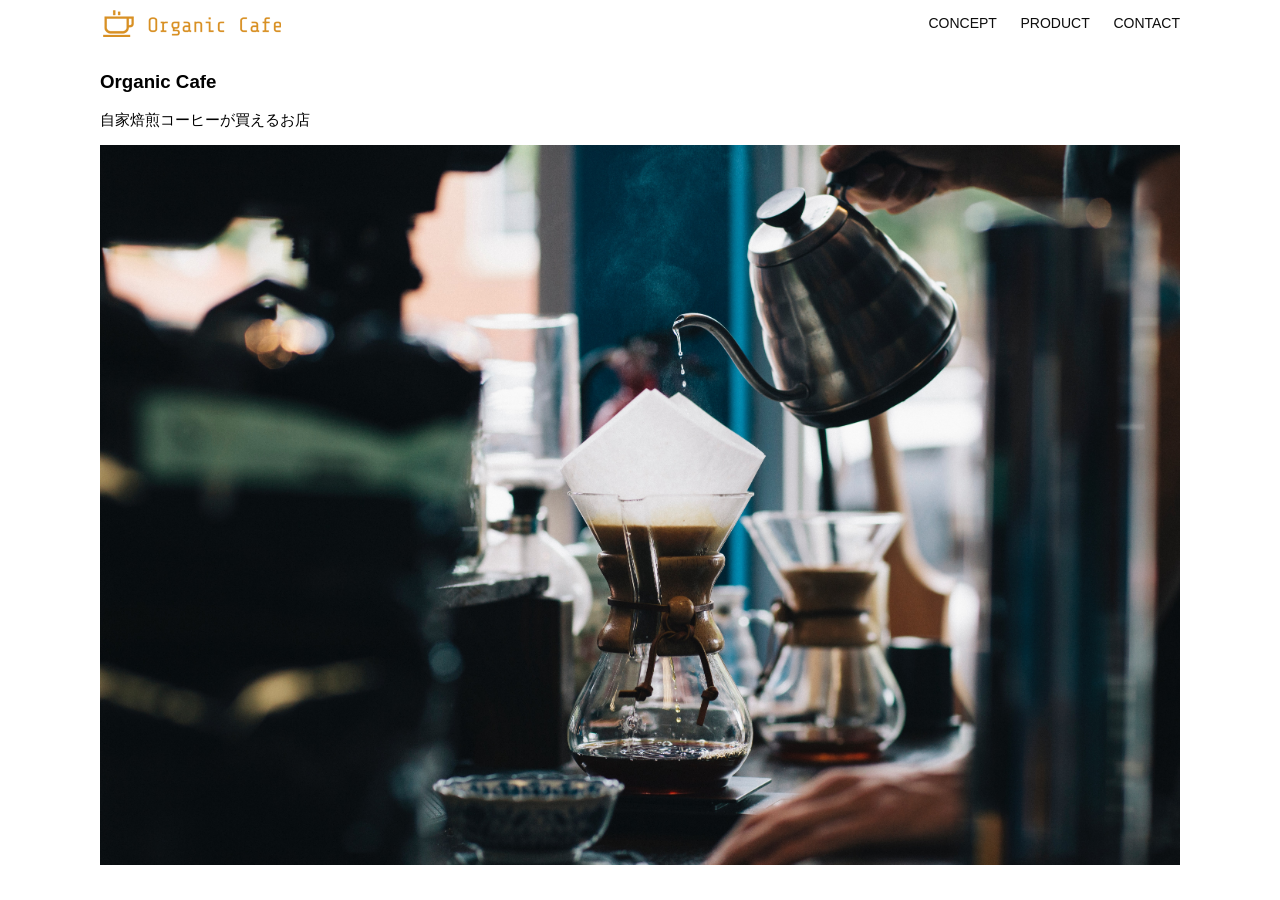
<file: kadai_013/index.html>
<!DOCTYPE html>
<html>
  <head>
    <title>Organic Cafe</title>
    <meta charset="UTF-8" />
    <meta name="description" content="自家焙煎のコーヒーがお家で楽しめるOrganic Cafe"/>
    <meta name="viewport" content="width=device-width, initial-scale=1.0" />
    <link rel="stylesheet" href="style.css" />
  </head>
  <body>
    <!-- ヘッダー -->
    <header>
      <!-- ロゴ -->
      <a href="index.html" id="logo"><img src="images/logo.png" alt="トップページに戻る"/></a>

      <!-- PC用ナビゲーション -->
      <nav id="nav-pc">     
        <a href="index.html#concept">CONCEPT</a>
        <a href="index.html#product">PRODUCT</a>
        <a href="index.html#contact">CONTACT</a>
      </nav>
      
<!-- スマートフォン用メニューボタン -->
<img
  id="menu-sp"
  src="images/button-menu.png"
  alt="ナビゲーションを開く"
  onclick="document.getElementById('nav-sp').style.display = 'block'"
>

<!-- スマートフォン用ナビゲーション -->
<nav id="nav-sp">
  <img
    id="close"
    src="images/button-close.png"
    alt="ナビゲーションを閉じる"
    onclick="document.getElementById('nav-sp').style.display = 'none'"
  >

  <a
    id="logo-sp"
    href="index.html"
    onclick="document.getElementById('nav-sp').style.display = 'none'"
  >
    <img src="images/logo-sp.png" alt="トップページに戻る">
  </a>

  <a class="menu" href="index.html#concept" onclick="document.getElementById('nav-sp').style.display = 'none'">CONCEPT</a>
  <a class="menu" href="index.html#product" onclick="document.getElementById('nav-sp').style.display = 'none'">PRODUCT</a>
  <a class="menu" href="index.html#contact" onclick="document.getElementById('nav-sp').style.display = 'none'">CONTACT</a>
</nav>

    </header>

    <main>
      <article>
        <!-- メインビジュアル -->
        <section id="main-visual">
          <div id="main-message">
            <h1>Organic Cafe</h1>
            <p>自家焙煎コーヒーが買えるお店</p>
          </div>
          <img src="images/main-image.jpg" alt="コーヒーをハンドドリップで淹れる画像"/>
        </section>
      </article>
    </main>
  </body>
</html>
</file>
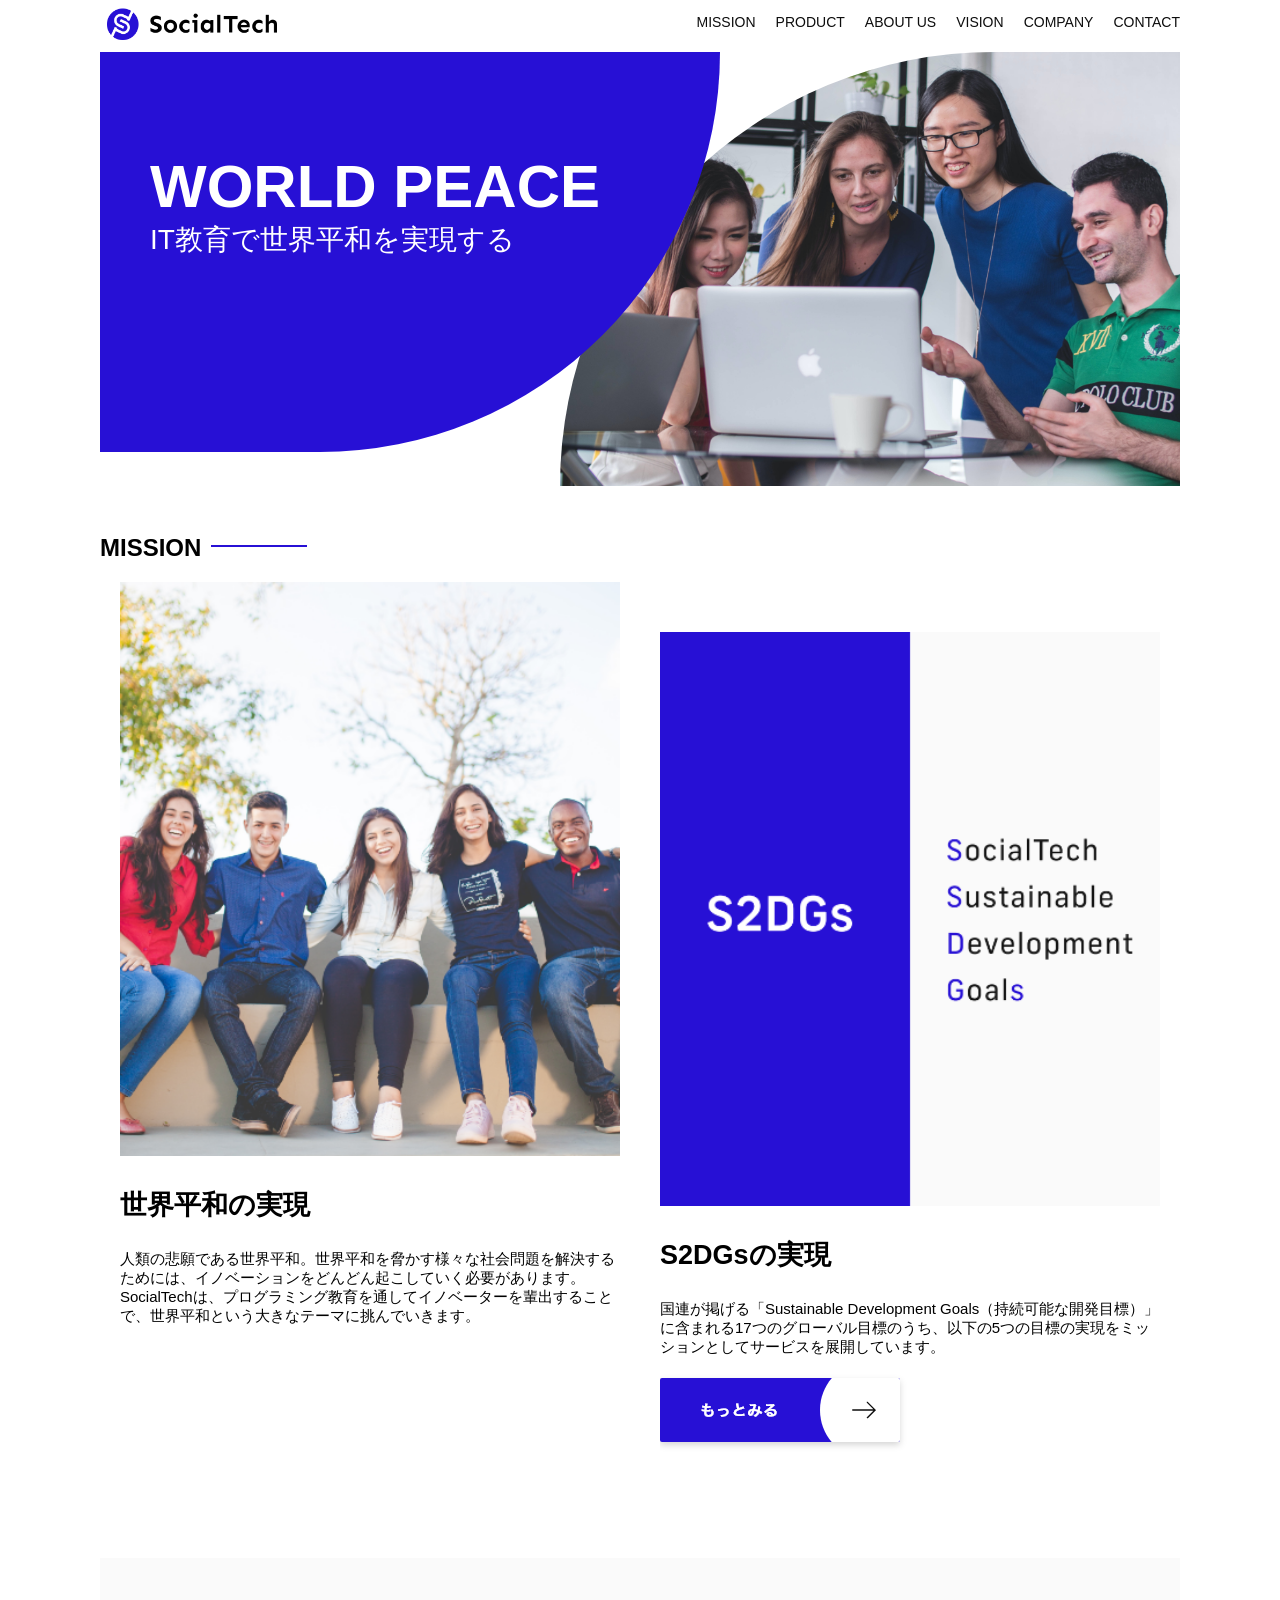
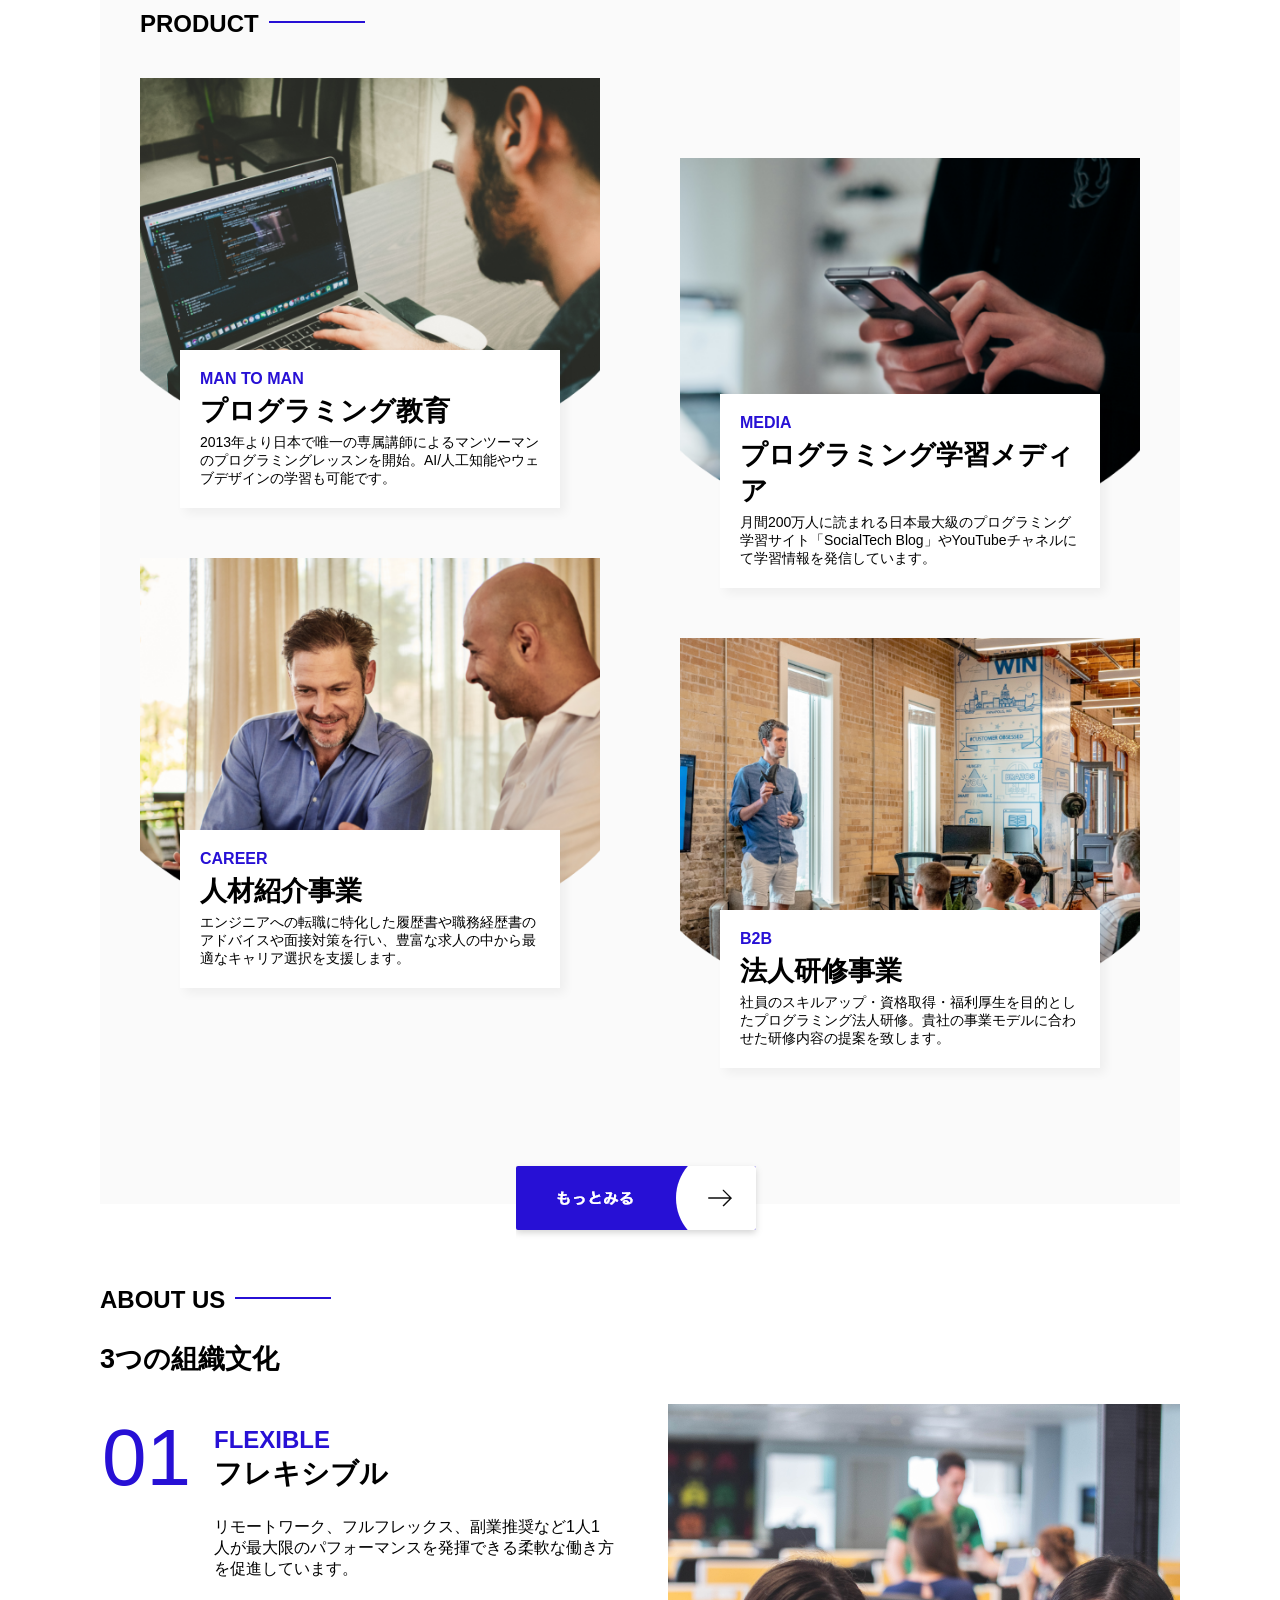
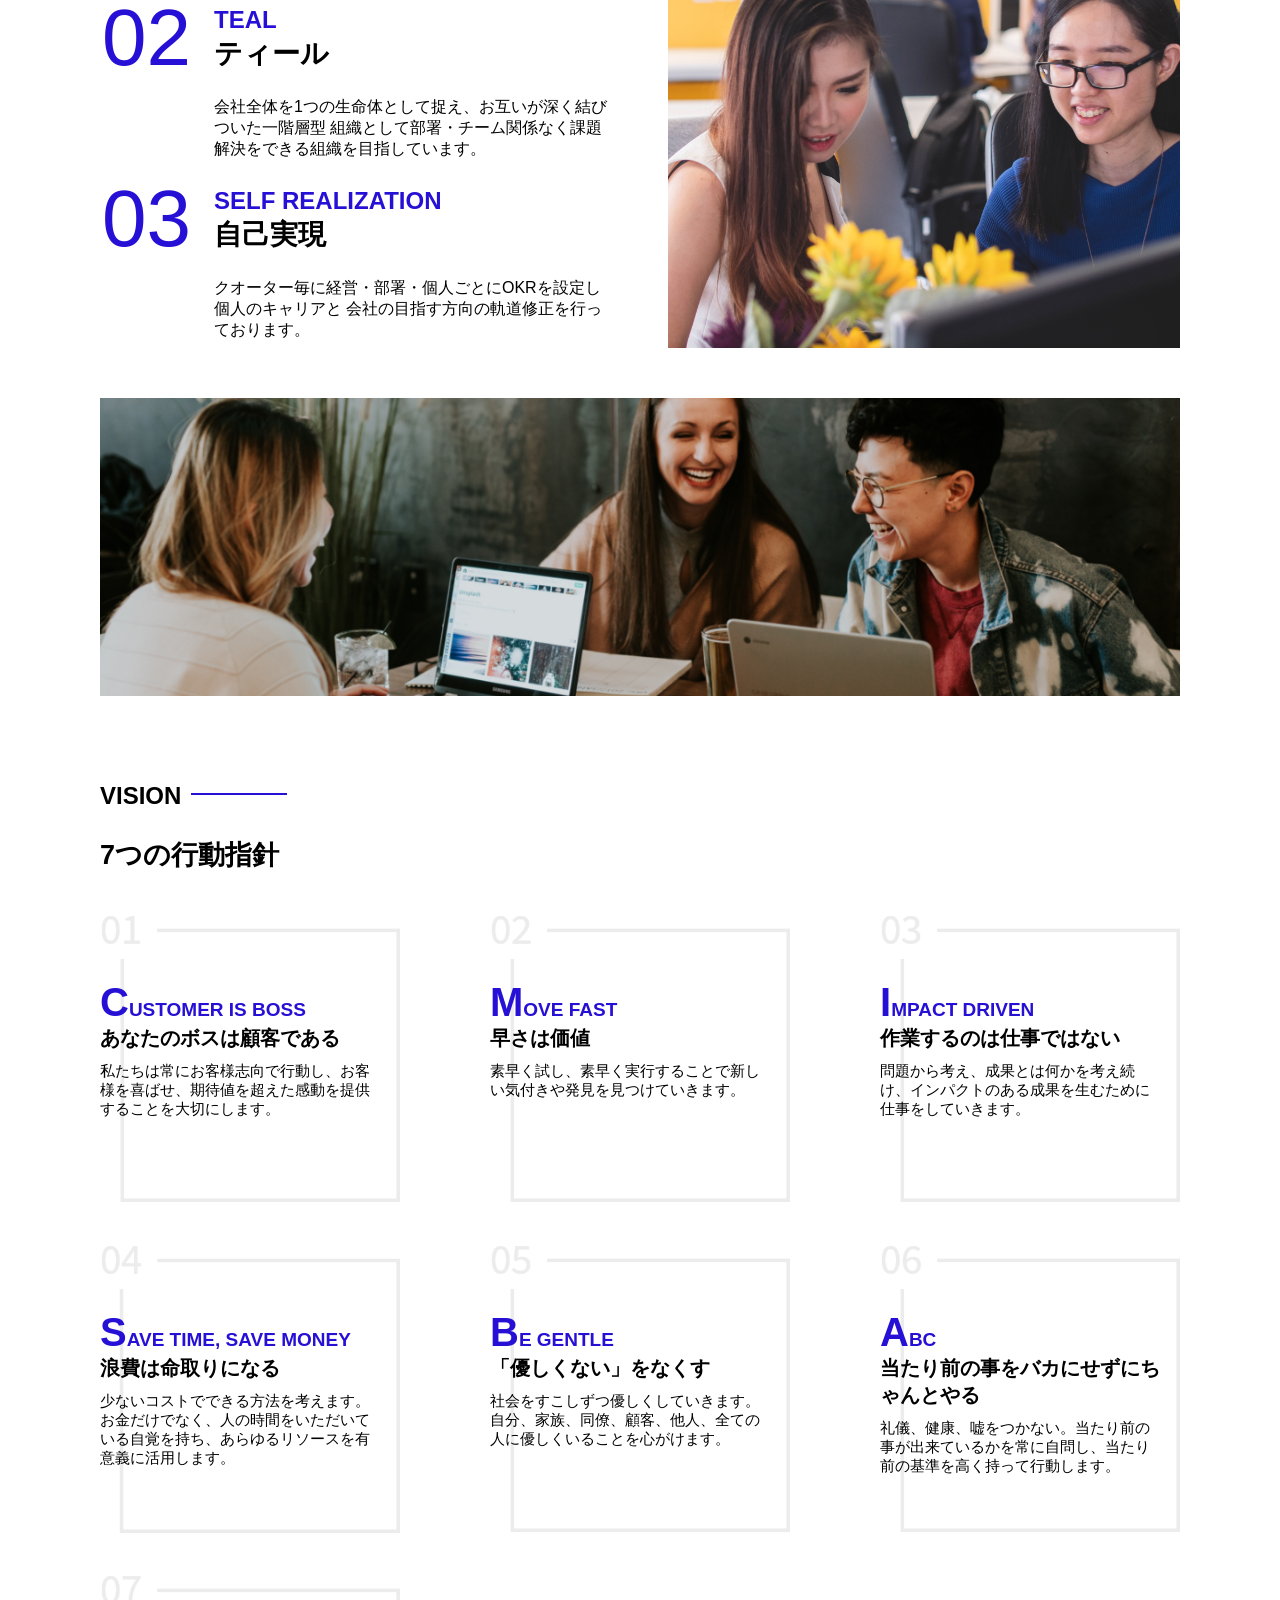
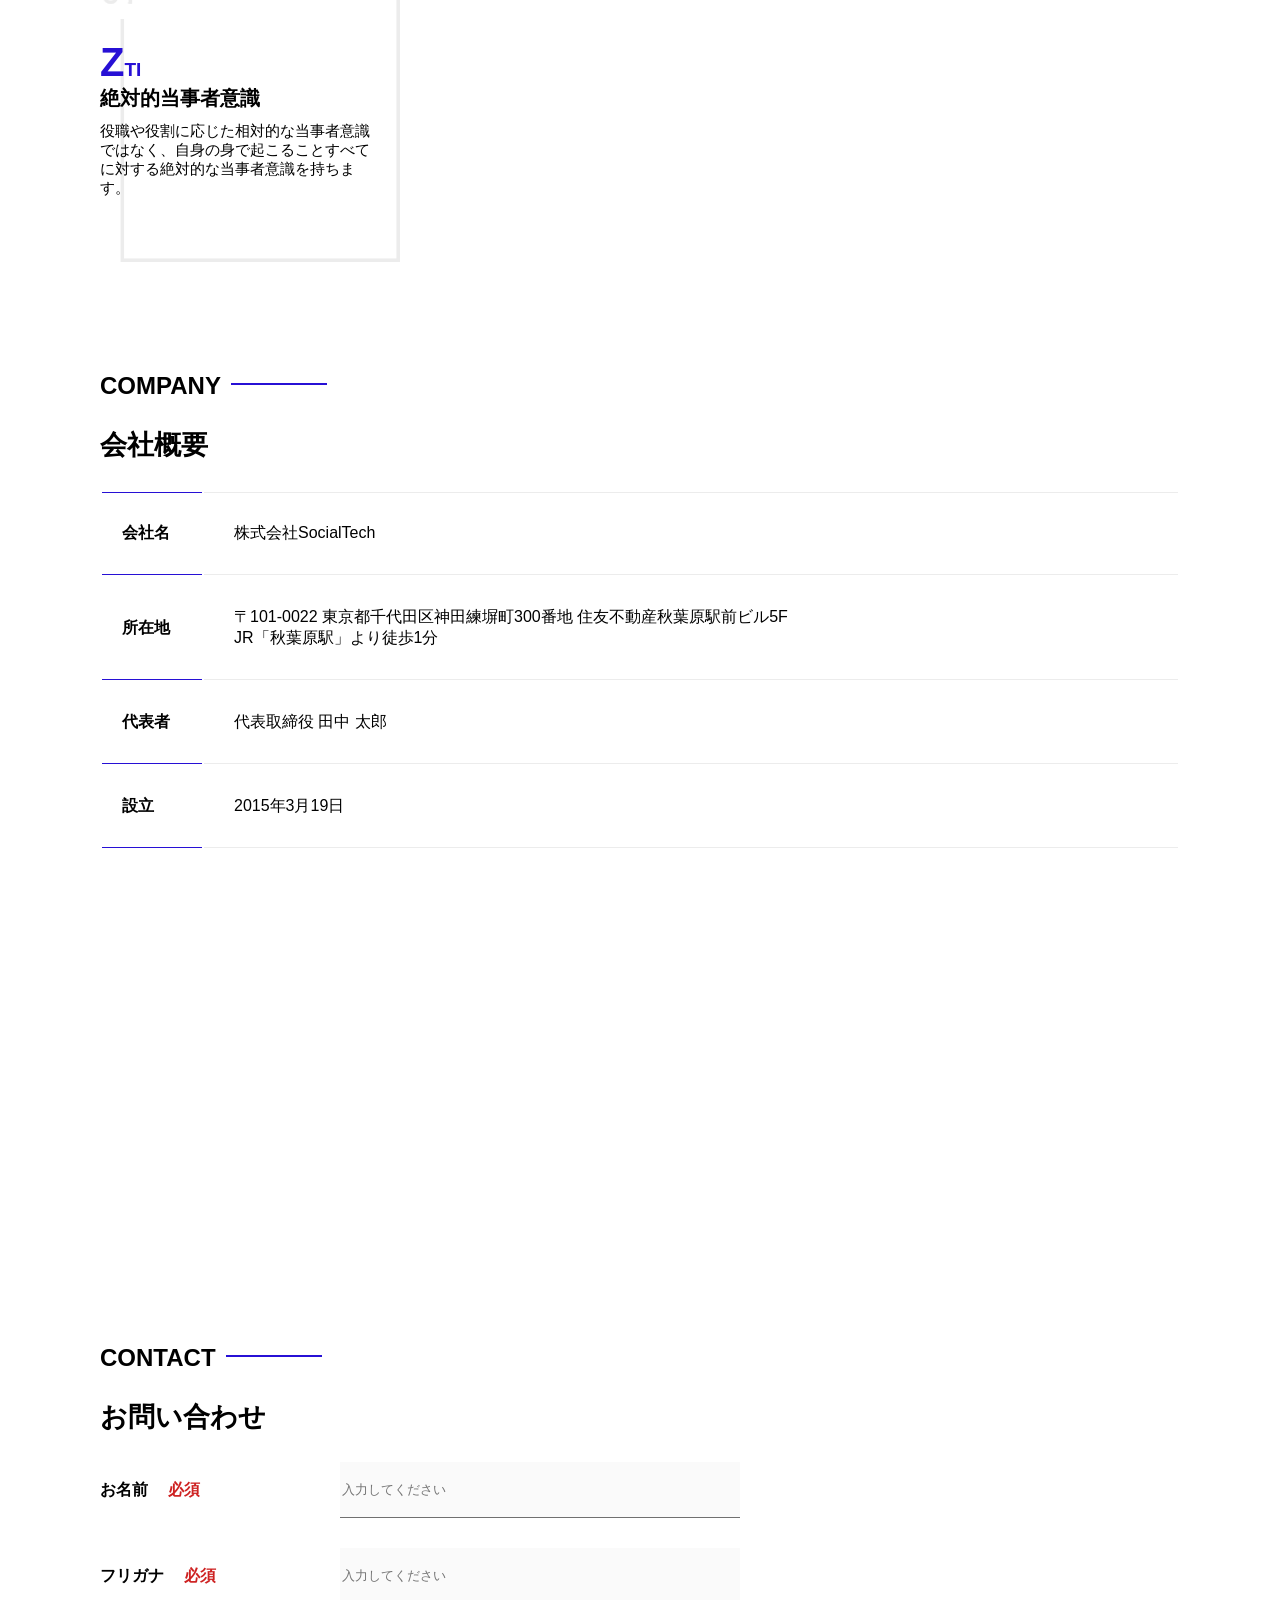
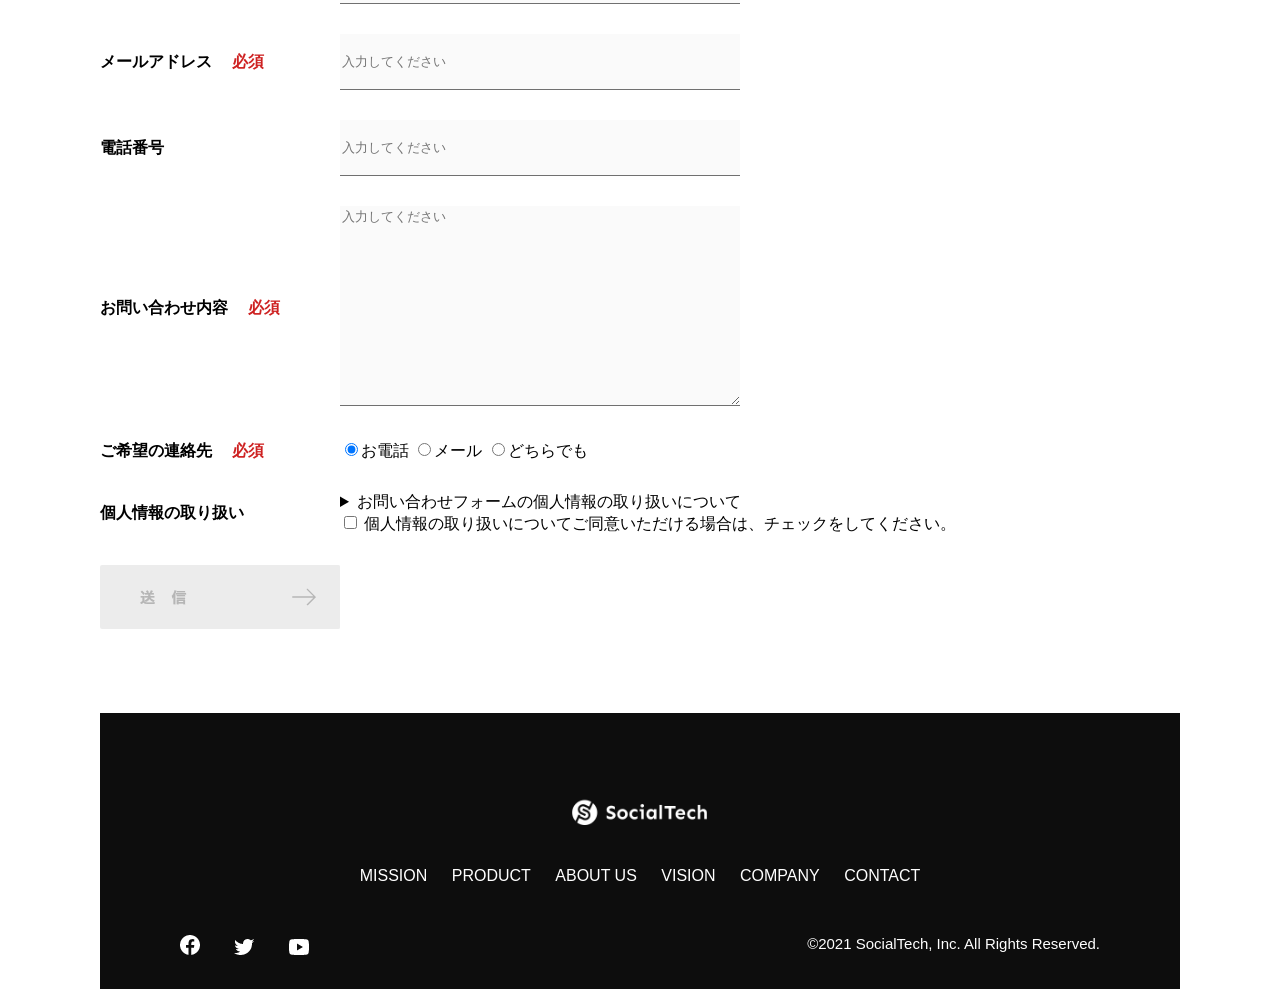
<file: kadai_tutorial_output/index.html>
<!DOCTYPE html>
<html>
<head>
  <title>SocialTech</title>
  <meta charset="UTF-8">
  <meta name="description" content="SocialTechはEdTech業界のリーディングカンパニーを目指します。">
  <meta name="viewport" content="width=device-width, initial-scale=1.0">
  <link rel="stylesheet" href="style.css">
</head>
<body>
  <!-- ヘッダー -->
  <header>
    <!-- ロゴ -->
    <a href="index.html" id="logo"><img src="images/logo.png" alt="トップページに戻る"></a>

     <!-- PC用ナビゲーション -->
    <nav id="nav-pc">
       <ul>
        <li><a href="mission.html">MISSION</a></li>
        <li><a href="product.html">PRODUCT</a></li>
        <li><a href="index.html#aboutus">ABOUT US</a></li>
        <li><a href="index.html#vision">VISION</a></li>
        <li><a href="index.html#company">COMPANY</a></li>
        <li><a href="index.html#contact">CONTACT</a></li>
       </ul>
   </nav>
       <!-- スマホ用メニューボタン -->
       <button id="menu-sp" onclick="document.getElementById('nav-sp').style.display = 'block'">
         <img src="images/button-menu.png" alt="ナビゲーションを開く">
       </button>
       <!-- スマホ用ナビゲーション -->
       <div id="nav-sp">
         <button id="close" onclick="document.getElementById('nav-sp').style.display = 'none'">
           <img src="images/button-close.png" alt="ナビゲーションを閉じる">
         </button>
 
         <nav>
           <ul>
             <li>
               <a id="logo-sp" href="index.html" onclick="document.getElementById('nav-sp').style.display = 'none'"><img src="images/logo-sp.png" alt="トップページに戻る"></a>
             </li>
             <li><a class="menu" href="mission.html" onclick="document.getElementById('nav-sp').style.display = 'none'">MISSION</a></li>
             <li><a class="menu" href="product.html" onclick="document.getElementById('nav-sp').style.display = 'none'">PRODUCT</a></li>
             <li><a class="menu" href="index.html#aboutus" onclick="document.getElementById('nav-sp').style.display = 'none'">ABOUT US</a></li>
             <li><a class="menu" href="index.html#vision" onclick="document.getElementById('nav-sp').style.display = 'none'">VISION</a></li>
             <li><a class="menu" href="index.html#company" onclick="document.getElementById('nav-sp').style.display = 'none'">COMPANY</a></li>
             <li><a class="menu" href="index.html#contact" onclick="document.getElementById('nav-sp').style.display = 'none'">CONTACT</a></li>
           </ul>
         </nav>
         <div id="sns">
           <a href="https://www.facebook.com/sejuku2013">
             <img src="images/button-facebook.png" alt="Facebookのリンク">
           </a>
           <a href="https://twitter.com/samuraijuku">
             <img src="images/button-twitter.png" alt="Twitterのリンク">
           </a>
           <a href="https://www.youtube.com/channel/UCCFOQO5aDK0xXam4cUQXT8g">
             <img src="images/button-youtube.png" alt="YouTubeのリンク">
           </a>
         </div>
       </div>
  </header>
  <main>
    <article>
      <!-- メインビジュアル -->
      <section id="main-visual">
         <div id="main-message">
           <h1>WORLD PEACE</h1>
           <p>IT教育で世界平和を実現する</p>
        </div>
        <img src="images/index/index-main.png" alt="PCの周りに集まる多国籍の仲間たち">
      </section>
      <!--ミッション-->
      <section id="mission">
         <h2 class="index-h2">MISSION</h2>
        <div id="mission-flex">
          <div>
            <img id="mission-photo" src="images/index/index-mission.png" alt="屋外のベンチで写真を撮影する多国籍の仲間たち">
            <h3>世界平和の実現</h3>
            <p>
              人類の悲願である世界平和。世界平和を脅かす様々な社会問題を解決するためには、イノベーションをどんどん起こしていく必要があります。SocialTechは、プログラミング教育を通してイノベーターを輩出することで、世界平和という大きなテーマに挑んでいきます。
            </p>
          </div>
          <div>
             <img id="s2dgs" src="images/index/s2dgs.png" alt="S2DGs">
            <h3>S2DGsの実現</h3>
            <p>国連が掲げる「Sustainable Development Goals（持続可能な開発目標）」に含まれる17つのグローバル目標のうち、以下の5つの目標の実現をミッションとしてサービスを展開しています。</p>
            <a href="mission.html">
              <img src="images/button-more.png" alt="もっとみる">
            </a>         
          </div>
        </div>
      </section>
     <!-- プロダクト -->
      <section id="product">
       <h2 class="index-h2">PRODUCT</h2>
        <div class="product-flex">
         <div id="product-left">
             <div>
               <img class="product-photo" src="images/index/index-mantoman.png" alt="PCでコードを書く男性">
               <div class="product-explain">
                 <span>MAN TO MAN</span>
                 <h3>プログラミング教育</h3>
                 <p>2013年より日本で唯一の専属講師によるマンツーマンのプログラミングレッスンを開始。AI/人工知能やウェブデザインの学習も可能です。</p>
               </div>
             </div>
             <div>
               <img class="product-photo" src="images/index/index-career.png" alt="笑顔で話し合う2人の男性">
               <div class="product-explain">
                 <span>CAREER</span>
                 <h3>人材紹介事業</h3>
                 <p>エンジニアへの転職に特化した履歴書や職務経歴書のアドバイスや面接対策を行い、豊富な求人の中から最適なキャリア選択を支援します。</p>
               </div>
             </div>            
         </div>         
         <div id="product-right">
            <div>
              <img class="product-photo" src="images/index/index-media.png" alt="スマートフォンを操作する人">
              <div class="product-explain">
                <span>MEDIA</span>
                <h3>プログラミング学習メディア</h3>
                <p>月間200万人に読まれる日本最大級のプログラミング学習サイト「SocialTech Blog」やYouTubeチャネルにて学習情報を発信しています。</p>
              </div>
            </div>
            <div>
              <img class="product-photo" src="images/index/index-b2b.png" alt="講演中の男性とそれを聴く人々">
              <div class="product-explain">
                <span>B2B</span>
                <h3>法人研修事業</h3>
                <p>社員のスキルアップ・資格取得・福利厚生を目的としたプログラミング法人研修。貴社の事業モデルに合わせた研修内容の提案を致します。</p>
              </div>
            </div>
          </div>
        </div>
        <div id="product-more">
          <a href="product.html">
            <img src="images/button-more.png" alt="もっとみる">
          </a>            
        </div>
      </section> 
      <!-- ABOUT US -->
      <section id="aboutus">
        <h2 class="index-h2">ABOUT US</h2>
        <h3>3つの組織文化</h3>
        <div>
          <table class="culture-table">
            <tr>
              <td class="culture-num">01</td>
              <th><span class="culture-en">FLEXIBLE</span><br>フレキシブル</th>
            </tr>
            <tr>
              <td>
                <!--空のセル-->
              </td>
              <td class="culture-description">リモートワーク、フルフレックス、副業推奨など1人1人が最大限のパフォーマンスを発揮できる柔軟な働き方を促進しています。</td>
            </tr>
            <tr>
              <td class="culture-num">02</td>
              <th><span class="culture-en">TEAL</span><br>ティール</th>
            </tr>
            <tr>
              <td>
                <!--空のセル-->
              </td>
              <td class="culture-description">会社全体を1つの生命体として捉え、お互いが深く結びついた一階層型 組織として部署・チーム関係なく課題解決をできる組織を目指しています。</td>
            </tr>
            <tr>
              <td class="culture-num">03</td>
              <th><span class="culture-en">SELF REALIZATION</span><br>自己実現</th>
            </tr>
            <tr>
              <td>
                <!--空のセル-->
              </td>
              <td class="culture-description">クオーター毎に経営・部署・個人ごとにOKRを設定し個人のキャリアと 会社の目指す方向の軌道修正を行っております。</td>
            </tr>
          </table>
          <img class="culture-img" src="images/index/index-aboutus1.png" alt="笑顔で話し合う2人の女性">
        </div>
        <img class="culture-img2" src="images/index/index-aboutus2.png" alt="笑顔で話し合う3人の男女">
      </section> 
      <!-- VISION -->
      <section id="vision">
        <h2 class="index-h2">VISION</h2>
        <h3>7つの行動指針</h3>
        <div>
            <div class="vision-box">
               <img src="images/index/vision-01.png" alt="01">
               <div>
                 <h4>CUSTOMER IS BOSS</h4>
                 <h5>あなたのボスは顧客である</h5>
                 <p>私たちは常にお客様志向で行動し、お客様を喜ばせ、期待値を超えた感動を提供することを大切にします。</p>
               </div>
             </div>
              <div class="vision-box">
               <img src="images/index/vision-02.png" alt="02">
               <div>
                 <h4>MOVE FAST</h4>
                 <h5>早さは価値</h5>
                 <p>素早く試し、素早く実行することで新しい気付きや発見を見つけていきます。</p>
               </div>
             </div>
             <div class="vision-box">
               <img src="images/index/vision-03.png" alt="03">
               <div>
                 <h4>IMPACT DRIVEN</h4>
                 <h5>作業するのは仕事ではない</h5>
                 <p>問題から考え、成果とは何かを考え続け、インパクトのある成果を生むために仕事をしていきます。</p>
               </div>
             </div>
             <div class="vision-box">
               <img src="images/index/vision-04.png" alt="04">
               <div>
                 <h4>SAVE TIME, SAVE MONEY</h4>
                 <h5>浪費は命取りになる</h5>
                 <p>少ないコストでできる方法を考えます。お金だけでなく、人の時間をいただいている自覚を持ち、あらゆるリソースを有意義に活用します。</p>
               </div>
             </div>
             <div class="vision-box">
               <img src="images/index/vision-05.png" alt="05">
               <div>
                 <h4>BE GENTLE</h4>
                 <h5>「優しくない」をなくす</h5>
                 <p>社会をすこしずつ優しくしていきます。自分、家族、同僚、顧客、他人、全ての人に優しくいることを心がけます。</p>
               </div>
             </div>
             <div class="vision-box">
               <img src="images/index/vision-06.png" alt="06">
               <div>
                 <h4>ABC</h4>
                 <h5>当たり前の事をバカにせずにちゃんとやる</h5>
                 <p>礼儀、健康、嘘をつかない。当たり前の事が出来ているかを常に自問し、当たり前の基準を高く持って行動します。</p>
               </div>
             </div>
             <div class="vision-box">
               <img src="images/index/vision-07.png" alt="07">
               <div>
                 <h4>ZTI</h4>
                 <h5>絶対的当事者意識</h5>
                 <p>役職や役割に応じた相対的な当事者意識ではなく、自身の身で起こることすべてに対する絶対的な当事者意識を持ちます。</p>
               </div>
             </div>
        </div>
      </section>
      <!-- COMPANY -->
      <section id="company">
        <h2 class="index-h2">COMPANY</h2>
        <h3>会社概要</h3>
           <table id="company-table">
             <tr>
               <th class="tableheader tableheader-first">会社名</th>
               <td class="cell cell-first">株式会社SocialTech</td>
             </tr>
             <tr>
               <th class="tableheader">所在地</th>
               <td class="cell">〒101-0022 東京都千代田区神田練塀町300番地 住友不動産秋葉原駅前ビル5F<br>JR「秋葉原駅」より徒歩1分</td>
             </tr>
             <tr>
               <th class="tableheader">代表者</th>
               <td class="cell">代表取締役 田中 太郎</td>
             </tr>
             <tr>
               <th class="tableheader">設立</th>
               <td class="cell">2015年3月19日</td>
             </tr>
           </table>
           <iframe src="https://www.google.com/maps/embed?pb=!1m18!1m12!1m3!1d3240.0688551336807!2d139.7720776771055!3d35.69992317258124!2m3!1f0!2f0!3f0!3m2!1i1024!2i768!4f13.1!3m3!1m2!1s0x60188fee13660e23%3A0x77137876edf742ac!2z5L2P5Y-L5LiN5YuV55Sj56eL6JGJ5Y6f6aeF5YmN44OT44Or!5e0!3m2!1sja!2sjp!4v1704858013291!5m2!1sja!2sjp" style="border: 0" allowfullscreen="" loading="lazy"></iframe>
      </section>
      <!-- お問い合わせフォーム -->
      <section id="contact">
        <h2 class="index-h2">CONTACT</h2>
        <h3>お問い合わせ</h3>
        <form>
                     <div>
            <div class="contact-heading">
              <label class="contact-label">お名前<span class="contact-span">必須</span></label>
            </div>
            <div>
              <input type="text" name="name" placeholder="入力してください" class="contact-textbox">
            </div>
          </div>
          <div>
            <div class="contact-heading">
              <label class="contact-label">フリガナ<span class="contact-span">必須</span></label>
            </div>
            <div>
              <input type="text" name="hurigana" placeholder="入力してください" class="contact-textbox">
            </div>
          </div>
          <div>
            <div class="contact-heading">
              <label class="contact-label">メールアドレス<span class="contact-span">必須</span></label>
            </div>
            <div>
              <input type="text" name="email" placeholder="入力してください" class="contact-textbox">
            </div>
          </div>
          <div>
            <div class="contact-heading">
              <label class="contact-label">電話番号</label>
            </div>
            <div>
              <input type="text" name="tel" placeholder="入力してください" class="contact-textbox">
            </div>
          </div>
           <div>
            <div class="contact-heading">
              <label class="contact-label">お問い合わせ内容<span class="contact-span">必須</span></label>
            </div>
            <div>
              <textarea class="contact-textarea" placeholder="入力してください" name="message"></textarea>
            </div>
          </div>
          <div>
            <div class="contact-heading">
              <label class="contact-label">ご希望の連絡先<span class="contact-span">必須</span></label>
            </div>
            <div>
              <input class="radiobutton" type="radio" value="tel" name="contact" checked><label>お電話</label>
              <input class="radiobutton" type="radio" value="mail" name="contact"><label>メール</label>
              <input class="radiobutton" type="radio" value="both" name="contact"><label>どちらでも</label>
            </div>
          </div>
            <div>
               <div class="contact-heading">
                 <label class="contact-label">個人情報の取り扱い</label>
               </div>
               <div>
                 <details>
                   <summary>お問い合わせフォームの個人情報の取り扱いについて</summary>
                   <div>
                     <dl>
                       <dt>１．組織の名称又は氏名</dt>
                       <dd>株式会社SocialTech</dd>
                       <dt>２．個人情報保護管理者（若しくはその代理人）の氏名又は職名、所属及び連絡先</dt>
                       <dd>
                         <p>鈴木 一郎 コーポレート部</p>
                         <p>メールアドレス：samurai@example.com</p>
                         <p>TEL：03-1234-5678</p>
                       </dd>
                       <dt>３．個人情報の利用目的</dt>
                       <dd>
                         <ul>
                           <li>本サービス及び本サービスに関連する情報の提供又はそれらに関する連絡のため</li>
                           <li>ユーザーの本人確認のため</li>
                           <li>当社サービスのご案内のため</li>
                           <li>当社の商品等の広告または宣伝（電子メールによるものを含むものとします。）</li>
                         </ul>
                       </dd>
                       <dt>４．個人情報の取り扱い業務の委託</dt>
                       <dd>個人情報の取扱業務の全部または一部を外部に業務委託する場合があります。その際、弊社は、個人情報を適切に保護できる管理体制を敷き実行していることを条件として委託先を厳選したうえで、機密保持契約を委託先と締結し、お客様の個人情報を厳密に管理させます。</dd>
                       <dt>５．個人情報の開示等の請求</dt>
                       <dd>
                         お客様は、弊社に対してご自身の個人情報の開示等（利用目的の通知、開示、内容の訂正・追加・削除、利用の停止または消去、第三者への提供の停止）に関して、当社問合わせ窓口に申し出ることができます。<br>
                         その際、弊社はお客様ご本人を確認させていただいたうえで、合理的な期間内に対応いたします。<br>
                         なお、個人情報に関する弊社問合わせ先は、次の通りです。
                       </dd>
                       <dd>
                         <p>株式会社SocialTech　個人情報問合せ窓口</p>
                         <p>〒150-0043　東京都千代田区神田練塀町300番地 住友不動産秋葉原駅前ビル5F</p>
                         <p>メールアドレス：samurai@example.com　TEL：03-1234-5678</p>
                       </dd>
 
                       <dt>６．個人情報を提供されることの任意性について</dt>
                       <dd>お客様がご自身の個人情報を弊社に提供されるか否かは、お客様のご判断によりますが、もしご提供されない場合には、適切なサービスが提供できない場合がありますので予めご了承ください。</dd>
                     </dl>
                   </div>
                 </details>
                 <input type="checkbox" name="agree">
                 <span>個人情報の取り扱いについてご同意いただける場合は、チェックをしてください。</span>
               </div>
             </div>
             <input type="image" src="images/button-submit.png" alt="送信する">
        </form>
      </section>  
    </article>
  </main>

    <footer>
      <div id="footer-logo">
        <img src="images/logo-sp.png" alt="SocialTech">
      </div>
      <div id="footer-link">
        <a href="mission.html">MISSION</a>
        <a href="product.html">PRODUCT</a>
        <a href="index.html#aboutus">ABOUT US</a>
        <a href="index.html#vision">VISION</a>
        <a href="index.html#company">COMPANY</a>
        <a href="index.html#contact">CONTACT</a>
      </div>
       <div id="sns-footer">
         <div class="sns-btns">
           <a href="https://www.facebook.com/sejuku2013"><img src="images/button-facebook.png" alt="Facebookのリンク"></a>
           <a href="https://twitter.com/samuraijuku"><img src="images/button-twitter.png" alt="Twitterのリンク"></a>
           <a href="https://www.youtube.com/channel/UCCFOQO5aDK0xXam4cUQXT8g"><img src="images/button-youtube.png" alt="YouTubeのリンク"></a>
         </div>
         <p id="copyright">&copy;2021 SocialTech, Inc. All Rights Reserved.</p>
       </div>
    </footer>
</body>

</html>
</file>
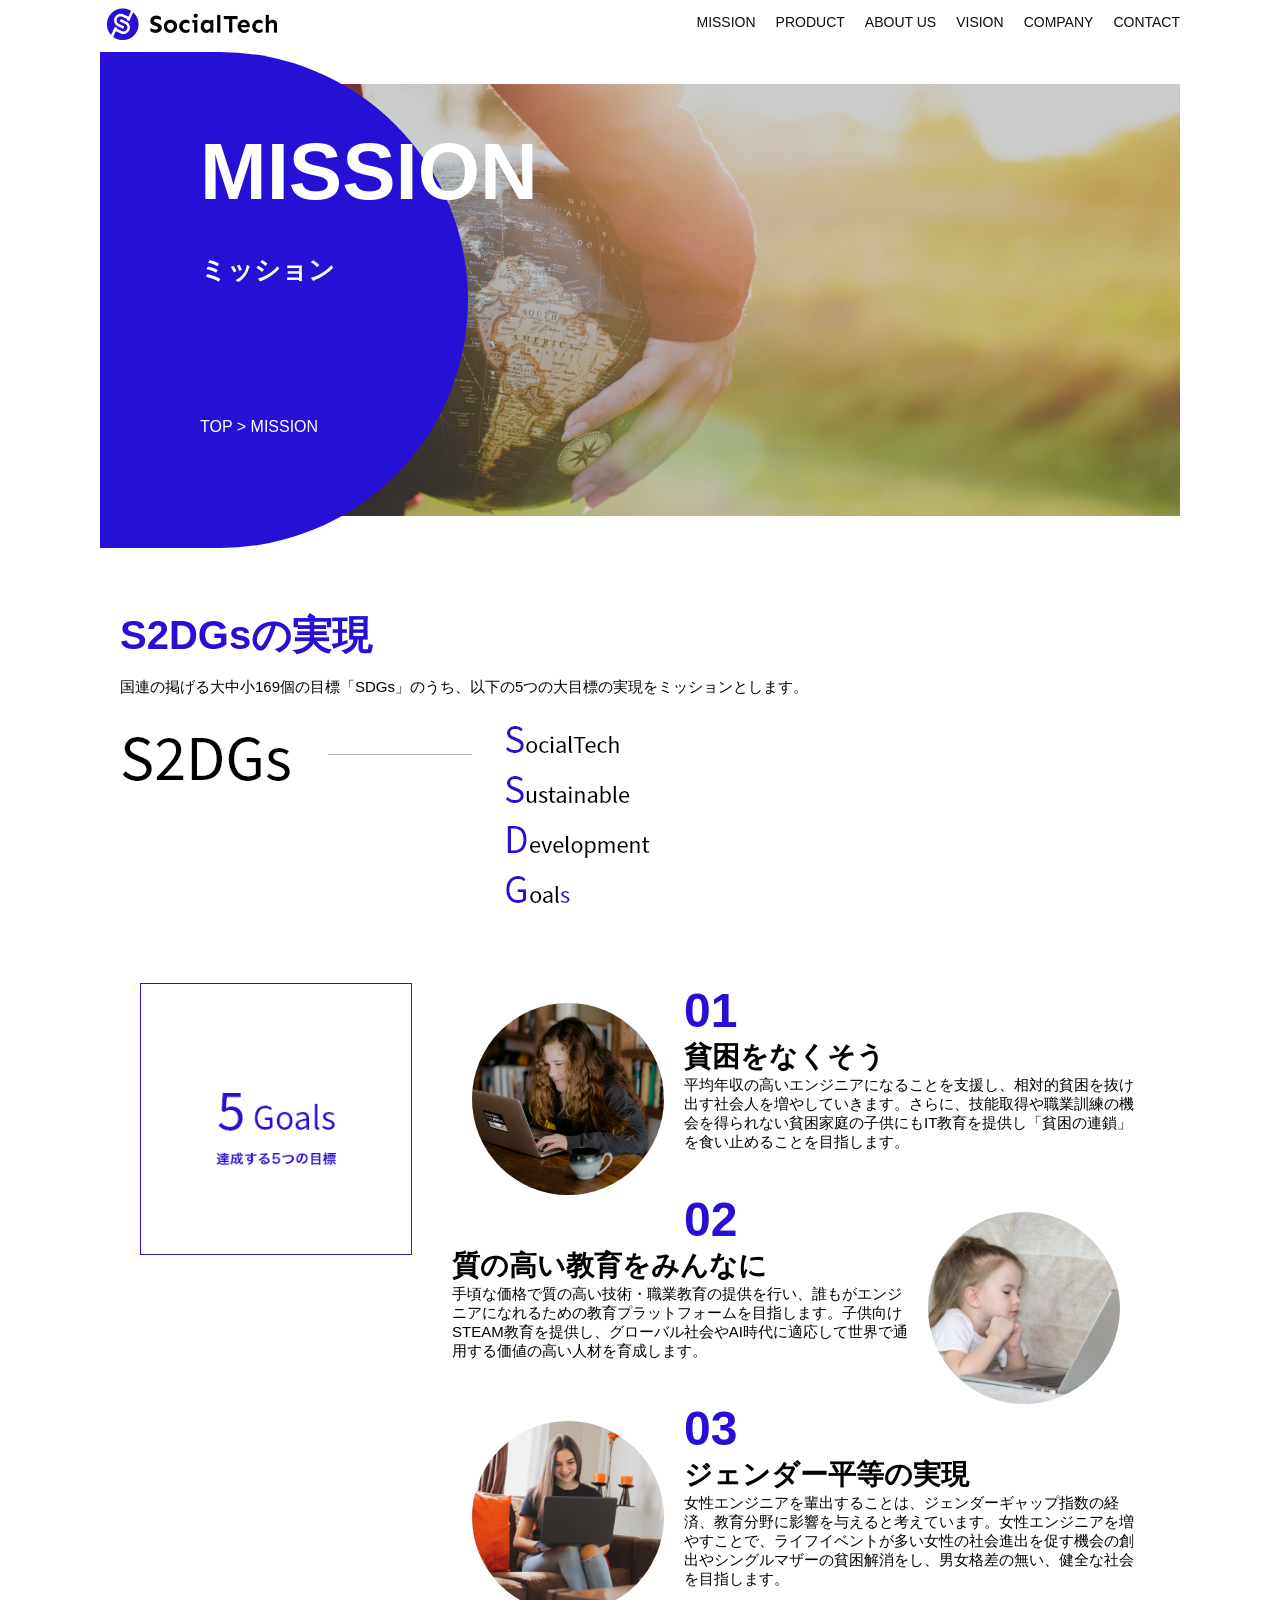
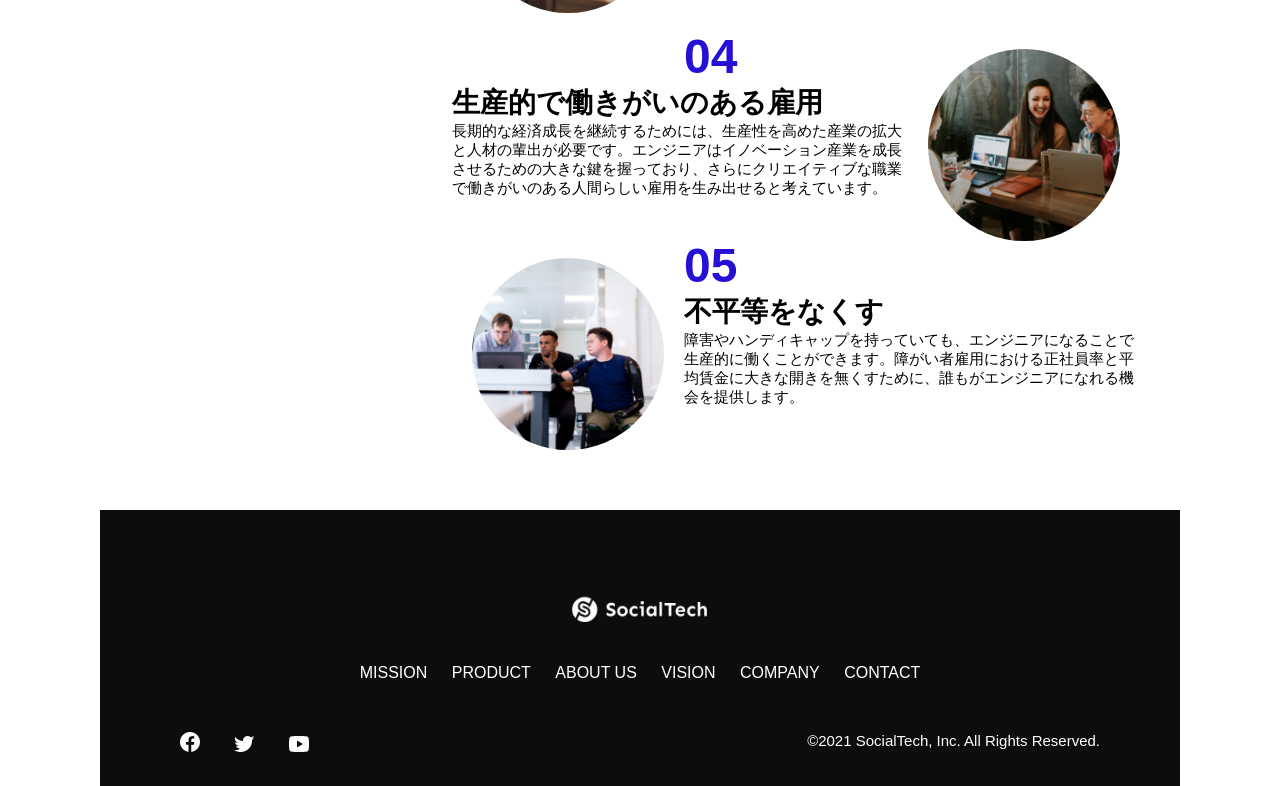
<file: kadai_tutorial_output/mission.html>
<!DOCTYPE html>
<html>
<head>
    <title></title>
    <title>SocialTech - MISSION ミッション -</title>
    <meta charset="utf-8">
    <meta name="description" content="">
    <meta name="description" content="SocialTechが目指す5つの目標（S2DGs）を紹介します">
    <meta name="viewport" content="width=device-width, initial-scale=1.0">
    <link rel="stylesheet" href="style.css">
  </head>

  <body>
    <!-- ヘッダー -->
    <header>
      <!-- ロゴ -->
      <a href="index.html" id="logo">
        <img src="images/logo.png" alt="トップページに戻る">
      </a>

      <!-- PC用ナビゲーション -->
      <nav id="nav-pc">
        <ul>
          <li><a href="mission.html">MISSION</a></li>
          <li><a href="product.html">PRODUCT</a></li>
          <li><a href="index.html#aboutus">ABOUT US</a></li>
          <li><a href="index.html#vision">VISION</a></li>
          <li><a href="index.html#company">COMPANY</a></li>
          <li><a href="index.html#contact">CONTACT</a></li>
        </ul>
      </nav>

      <!-- スマホ用メニューボタン -->
      <button id="menu-sp" onclick="document.getElementById('nav-sp').style.display = 'block'">
        <img src="images/button-menu.png" alt="ナビゲーションを開く">
      </button>

      <!-- スマホ用ナビゲーション -->
      <div id="nav-sp">
        <button id="close" onclick="document.getElementById('nav-sp').style.display = 'none'">
          <img src="images/button-close.png" alt="ナビゲーションを閉じる">
        </button>

        <nav>
          <ul>
            <li>
              <a id="logo-sp" href="index.html" onclick="document.getElementById('nav-sp').style.display = 'none'"><img src="images/logo-sp.png" alt="トップページに戻る"></a>
            </li>
            <li><a class="menu" href="mission.html" onclick="document.getElementById('nav-sp').style.display = 'none'">MISSION</a></li>
            <li><a class="menu" href="product.html" onclick="document.getElementById('nav-sp').style.display = 'none'">PRODUCT</a></li>
            <li><a class="menu" href="index.html#aboutus" onclick="document.getElementById('nav-sp').style.display = 'none'">ABOUT US</a></li>
            <li><a class="menu" href="index.html#vision" onclick="document.getElementById('nav-sp').style.display = 'none'">VISION</a></li>
            <li><a class="menu" href="index.html#company" onclick="document.getElementById('nav-sp').style.display = 'none'">COMPANY</a></li>
            <li><a class="menu" href="index.html#contact" onclick="document.getElementById('nav-sp').style.display = 'none'">CONTACT</a></li>
          </ul>
        </nav>
        <div id="sns">
          <a href="https://www.facebook.com/sejuku2013">
            <img src="images/button-facebook.png" alt="Facebookのリンク">
          </a>
          <a href="https://twitter.com/samuraijuku">
            <img src="images/button-twitter.png" alt="Twitterのリンク">
          </a>
          <a href="https://www.youtube.com/channel/UCCFOQO5aDK0xXam4cUQXT8g">
            <img src="images/button-youtube.png" alt="YouTubeのリンク">
          </a>
        </div>
      </div>
    </header>

    <main>
      <article>
        <section id="mission-main">
           <div class="mission-main-inner">
             <div id="mission-title">
               <h1>MISSION<br><span>ミッション</span></h1>
               <p>TOP > MISSION</p>
             </div>
           </div>
         </section>

        <section id="mission-s2dgs">
            <h2 class="mission-h2">S2DGsの実現</h2>
            <p>国連の掲げる大中小169個の目標「SDGs」のうち、以下の5つの大目標の実現をミッションとします。</p>
            <img src="images/mission/mission-s2dgs.png" alt="S2DGs">
        </section>

        <section id="mission-five-goals">
           <div class="five-goals-image">
             <img src="images/mission/mission-5goals.png" alt="5Goals">
           </div>
          <div class="five-goals-read">
             <div>
               <img class="fivegoals-image-left" src="images/mission/mission-5goals01.png" alt="PCを操作する女の子">
               <span class="fivegoals-number">01</span>
               <h3 class="fivegoals-h3">貧困をなくそう</h3>
               <p class="fivegoals-p">平均年収の高いエンジニアになることを支援し、相対的貧困を抜け出す社会人を増やしていきます。さらに、技能取得や職業訓練の機会を得られない貧困家庭の子供にもIT教育を提供し「貧困の連鎖」を食い止めることを目指します。</p>
             </div>
             <div>
               <img class="fivegoals-image-right" src="images/mission/mission-5goals02.png" alt="PCを見つめる小さい女の子">
               <span class="fivegoals-number">02</span>
               <h3 class="fivegoals-h3">質の高い教育をみんなに</h3>
               <p class="fivegoals-p">手頃な価格で質の高い技術・職業教育の提供を行い、誰もがエンジニアになれるための教育プラットフォームを目指します。子供向けSTEAM教育を提供し、グローバル社会やAI時代に適応して世界で通用する価値の高い人材を育成します。</p>
             </div>
             <div>
               <img class="fivegoals-image-left" src="images/mission/mission-5goals03.png" alt="PCを操作する女性">
               <span class="fivegoals-number">03</span>
               <h3 class="fivegoals-h3">ジェンダー平等の実現</h3>
               <p class="fivegoals-p">女性エンジニアを輩出することは、ジェンダーギャップ指数の経済、教育分野に影響を与えると考えています。女性エンジニアを増やすことで、ライフイベントが多い女性の社会進出を促す機会の創出やシングルマザーの貧困解消をし、男女格差の無い、健全な社会を目指します。</p>
             </div>
             <div>
               <img class="fivegoals-image-right" src="images/mission/mission-5goals04.png" alt="笑顔で話し合う3人の男女">
               <span class="fivegoals-number">04</span>
               <h3 class="fivegoals-h3">生産的で働きがいのある雇用</h3>
               <p class="fivegoals-p">長期的な経済成長を継続するためには、生産性を高めた産業の拡大と人材の輩出が必要です。エンジニアはイノベーション産業を成長させるための大きな鍵を握っており、さらにクリエイティブな職業で働きがいのある人間らしい雇用を生み出せると考えています。</p>
             </div>
             <div>
               <img class="fivegoals-image-left" src="images/mission/mission-5goals05.png" alt="障害を持つ男性が生き生きと働く様子">
               <span class="fivegoals-number">05</span>
               <h3 class="fivegoals-h3">不平等をなくす</h3>
               <p class="fivegoals-p">障害やハンディキャップを持っていても、エンジニアになることで生産的に働くことができます。障がい者雇用における正社員率と平均賃金に大きな開きを無くすために、誰もがエンジニアになれる機会を提供します。</p>
             </div>
           </div>
         </section>
         
      </article>
    </main>

    <footer>
      <div id="footer-logo">
        <img src="images/logo-sp.png" alt="SocialTech">
      </div>
      <div id="footer-link">
        <a href="mission.html">MISSION</a>
        <a href="product.html">PRODUCT</a>
        <a href="index.html#aboutus">ABOUT US</a>
        <a href="index.html#vision">VISION</a>
        <a href="index.html#company">COMPANY</a>
        <a href="index.html#contact">CONTACT</a>
      </div>
      <div id="sns-footer">
        <div class="sns-btns">
          <a href="https://www.facebook.com/sejuku2013"><img src="images/button-facebook.png" alt="Facebookのリンク"></a>
          <a href="https://twitter.com/samuraijuku"><img src="images/button-twitter.png" alt="Twitterのリンク"></a>
          <a href="https://www.youtube.com/channel/UCCFOQO5aDK0xXam4cUQXT8g"><img src="images/button-youtube.png" alt="YouTubeのリンク"></a>
        </div>
        <p id="copyright">&copy;2021 SocialTech, Inc. All Rights Reserved.</p>
      </div>
    </footer>

  </body>
</html>
</file>
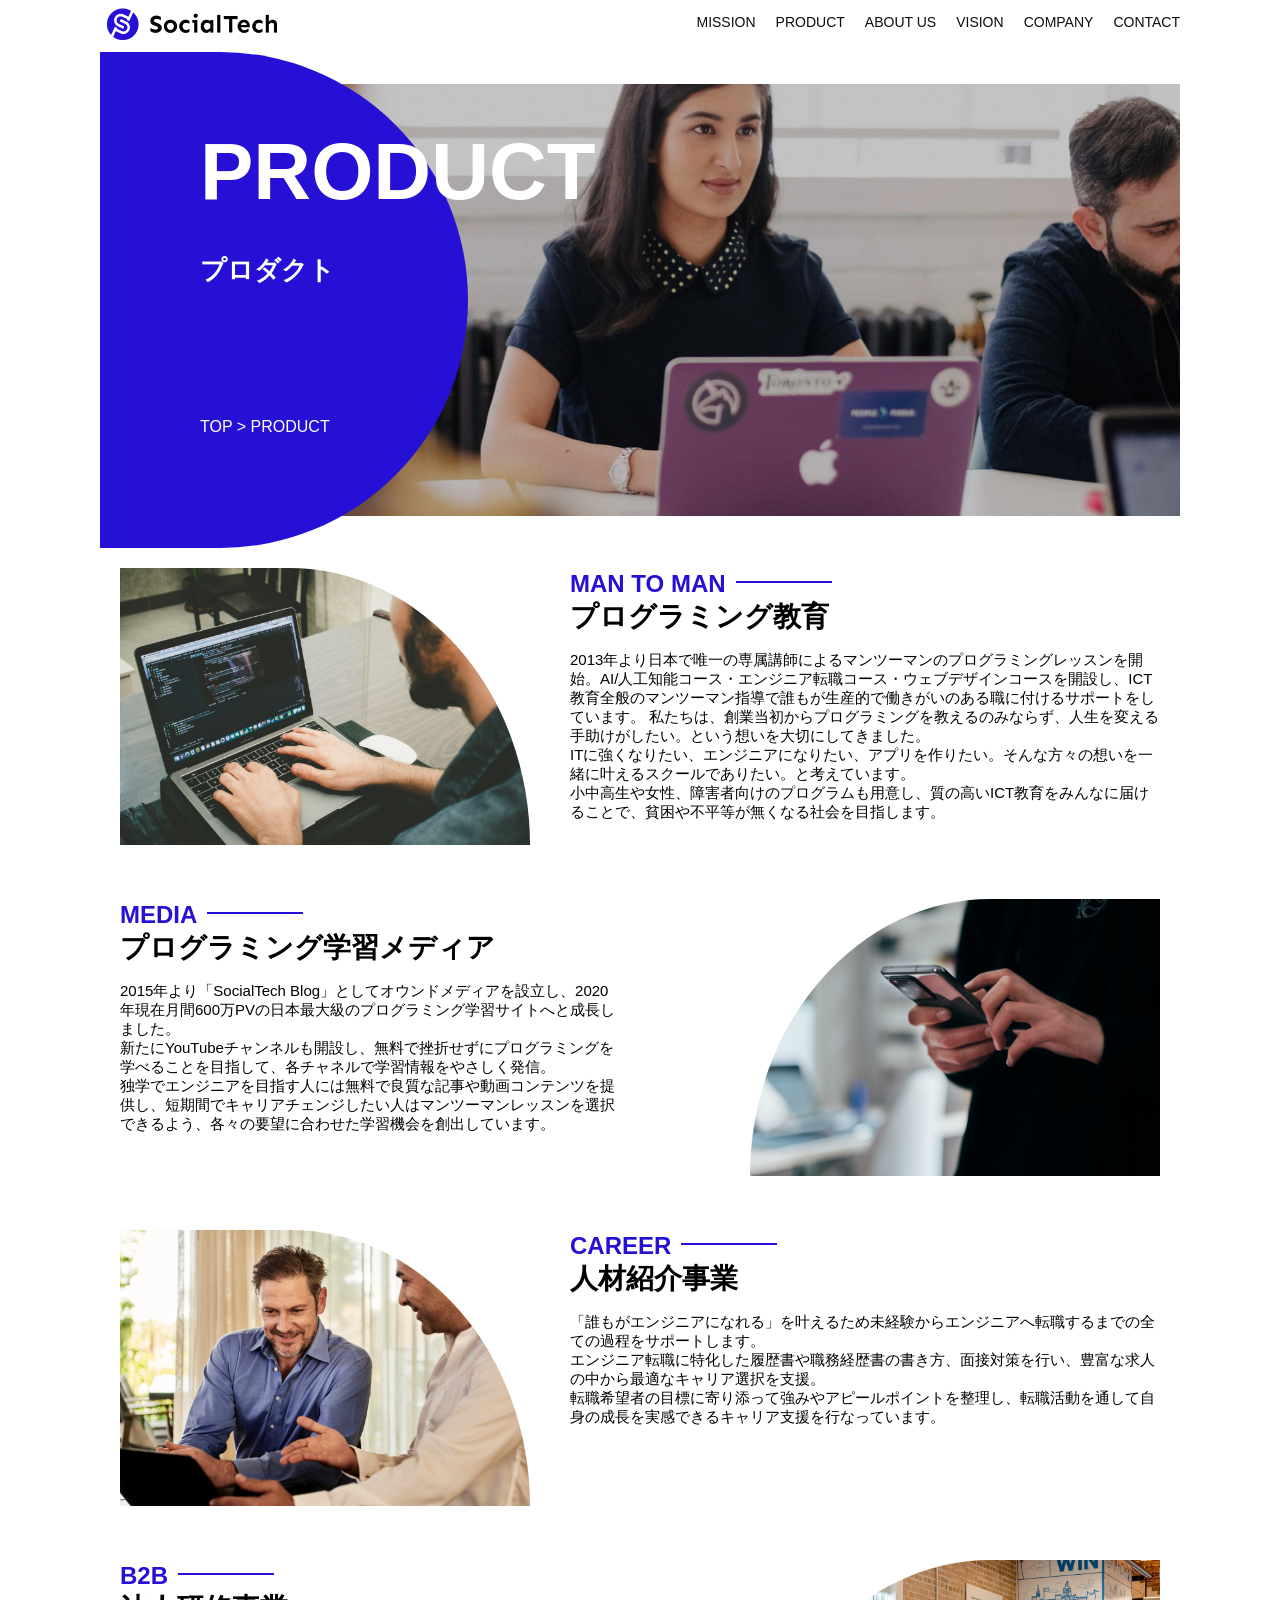
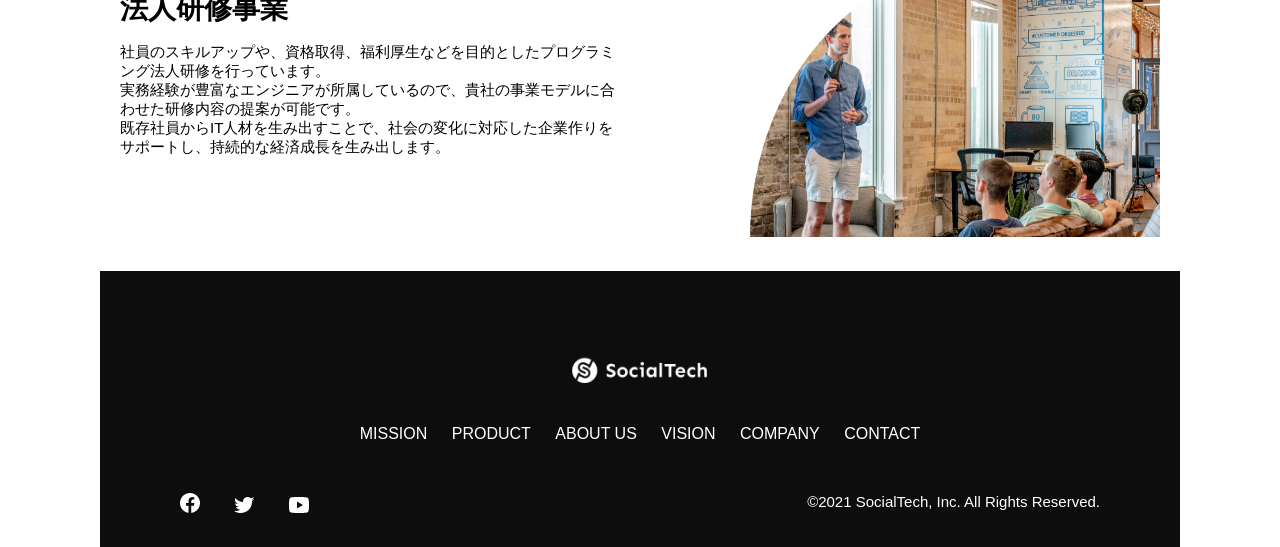
<file: kadai_tutorial_output/product.html>
<!DOCTYPE html>
<html>
  <head>
    <title></title>
    <title>SocialTech -PRODUCT プロダクト-</title>
    <meta charset="utf-8">
    <meta name="description" content="">
    <meta name="description" content="SocialTechの4つのプロダクトを紹介します">
    <meta name="viewport" content="width=device-width, initial-scale=1.0">
    <link rel="stylesheet" href="style.css">
  </head>

  <body>
    <!-- ヘッダー -->
    <header>
      <!-- ロゴ -->
      <a href="index.html" id="logo">
        <img src="images/logo.png" alt="トップページに戻る">
      </a>

      <!-- PC用ナビゲーション -->
      <nav id="nav-pc">
        <ul>
          <li><a href="mission.html">MISSION</a></li>
          <li><a href="product.html">PRODUCT</a></li>
          <li><a href="index.html#aboutus">ABOUT US</a></li>
          <li><a href="index.html#vision">VISION</a></li>
          <li><a href="index.html#company">COMPANY</a></li>
          <li><a href="index.html#contact">CONTACT</a></li>
        </ul>
      </nav>

      <!-- スマホ用メニューボタン -->
      <button id="menu-sp" onclick="document.getElementById('nav-sp').style.display = 'block'">
        <img src="images/button-menu.png" alt="ナビゲーションを開く">
      </button>

      <!-- スマホ用ナビゲーション -->
      <div id="nav-sp">
        <button id="close" onclick="document.getElementById('nav-sp').style.display = 'none'">
          <img src="images/button-close.png" alt="ナビゲーションを閉じる">
        </button>

        <nav>
          <ul>
            <li>
              <a id="logo-sp" href="index.html" onclick="document.getElementById('nav-sp').style.display = 'none'"><img src="images/logo-sp.png" alt="トップページに戻る"></a>
            </li>
            <li><a class="menu" href="mission.html" onclick="document.getElementById('nav-sp').style.display = 'none'">MISSION</a></li>
            <li><a class="menu" href="product.html" onclick="document.getElementById('nav-sp').style.display = 'none'">PRODUCT</a></li>
            <li><a class="menu" href="index.html#aboutus" onclick="document.getElementById('nav-sp').style.display = 'none'">ABOUT US</a></li>
            <li><a class="menu" href="index.html#vision" onclick="document.getElementById('nav-sp').style.display = 'none'">VISION</a></li>
            <li><a class="menu" href="index.html#company" onclick="document.getElementById('nav-sp').style.display = 'none'">COMPANY</a></li>
            <li><a class="menu" href="index.html#contact" onclick="document.getElementById('nav-sp').style.display = 'none'">CONTACT</a></li>
          </ul>
        </nav>
        <div id="sns">
          <a href="https://www.facebook.com/sejuku2013">
            <img src="images/button-facebook.png" alt="Facebookのリンク">
          </a>
          <a href="https://twitter.com/samuraijuku">
            <img src="images/button-twitter.png" alt="Twitterのリンク">
          </a>
          <a href="https://www.youtube.com/channel/UCCFOQO5aDK0xXam4cUQXT8g">
            <img src="images/button-youtube.png" alt="YouTubeのリンク">
          </a>
        </div>
      </div>
    </header>

    <main>
      <article>
         <section id="product-main">
           <div class="product-main-inner">
             <div id="product-title">
               <h1>PRODUCT<br><span>プロダクト</span></h1>
               <p>TOP > PRODUCT</p>
             </div>
           </div>
         </section>
      
         <section class="product-section product-section-left">
           <div class="product-section-img">
             <img src="images/product/product-mantoman.png" alt="PCでコードを書く男性">
           </div>
           <div class="product-read">
             <h2 class="product-h2">MAN TO MAN</h2>
             <h3 class="product-h3">プログラミング教育</h3>
             <p>
               2013年より日本で唯一の専属講師によるマンツーマンのプログラミングレッスンを開始。AI/人工知能コース・エンジニア転職コース・ウェブデザインコースを開設し、ICT教育全般のマンツーマン指導で誰もが生産的で働きがいのある職に付けるサポートをしています。 私たちは、創業当初からプログラミングを教えるのみならず、人生を変える手助けがしたい。という想いを大切にしてきました。<br>ITに強くなりたい、エンジニアになりたい、アプリを作りたい。そんな方々の想いを一緒に叶えるスクールでありたい。と考えています。<br>小中高生や女性、障害者向けのプログラムも用意し、質の高いICT教育をみんなに届けることで、貧困や不平等が無くなる社会を目指します。
             </p>
           </div>
         </section>
 
         <section class="product-section product-section-right">
           <div class="product-read">
             <h2 class="product-h2">MEDIA</h2>
             <h3 class="product-h3">プログラミング学習メディア</h3>
             <p>2015年より「SocialTech Blog」としてオウンドメディアを設立し、2020年現在月間600万PVの日本最大級のプログラミング学習サイトへと成長しました。<br>新たにYouTubeチャンネルも開設し、無料で挫折せずにプログラミングを学べることを目指して、各チャネルで学習情報をやさしく発信。<br>独学でエンジニアを目指す人には無料で良質な記事や動画コンテンツを提供し、短期間でキャリアチェンジしたい人はマンツーマンレッスンを選択できるよう、各々の要望に合わせた学習機会を創出しています。</p>
           </div>
           <div class="product-section-img">
             <img src="images/product/product-media.png" alt="スマートフォンを操作する人">
           </div>
         </section>
 
         <section class="product-section product-section-left">
           <div class="product-section-img">
             <img src="images/product/product-career.png" alt="笑顔で話し合う2人の男性">
           </div>
           <div class="product-read">
             <h2 class="product-h2">CAREER</h2>
             <h3 class="product-h3">人材紹介事業</h3>
             <p>「誰もがエンジニアになれる」を叶えるため未経験からエンジニアへ転職するまでの全ての過程をサポートします。<br>エンジニア転職に特化した履歴書や職務経歴書の書き方、面接対策を行い、豊富な求人の中から最適なキャリア選択を支援。<br>転職希望者の目標に寄り添って強みやアピールポイントを整理し、転職活動を通して自身の成長を実感できるキャリア支援を行なっています。<br></p>
           </div>
         </section>

         <section class="product-section product-section-right">
           <div class="product-read">
             <h2 class="product-h2">B2B</h2>
             <h3 class="product-h3">法人研修事業</h3>
             <p>社員のスキルアップや、資格取得、福利厚生などを目的としたプログラミング法人研修を行っています。<br>実務経験が豊富なエンジニアが所属しているので、貴社の事業モデルに合わせた研修内容の提案が可能です。<br>既存社員からIT人材を生み出すことで、社会の変化に対応した企業作りをサポートし、持続的な経済成長を生み出します。</p>
           </div>
           <div class="product-section-img">
             <img src="images/product/product-b2b.png" alt="講演中の男性とそれを聴く人々">
           </div>
         </section>
         
        </article>
    </main>

    <footer>
      <div id="footer-logo">
        <img src="images/logo-sp.png" alt="SocialTech">
      </div>
      <div id="footer-link">
        <a href="mission.html">MISSION</a>
        <a href="product.html">PRODUCT</a>
        <a href="index.html#aboutus">ABOUT US</a>
        <a href="index.html#vision">VISION</a>
        <a href="index.html#company">COMPANY</a>
        <a href="index.html#contact">CONTACT</a>
      </div>
      <div id="sns-footer">
        <div class="sns-btns">
          <a href="https://www.facebook.com/sejuku2013"><img src="images/button-facebook.png" alt="Facebookのリンク"></a>
          <a href="https://twitter.com/samuraijuku"><img src="images/button-twitter.png" alt="Twitterのリンク"></a>
          <a href="https://www.youtube.com/channel/UCCFOQO5aDK0xXam4cUQXT8g"><img src="images/button-youtube.png" alt="YouTubeのリンク"></a>
        </div>
        <p id="copyright">&copy;2021 SocialTech, Inc. All Rights Reserved.</p>
      </div>
    </footer>
    
  </body>
</html>
</file>
<file: kadai_013/style.css>
/* PC、スマホ共通スタイル */
body {
  font-family: "Source Sans Pro", "Hiragino Kaku Gothic ProN", Meiryo, Arial,
    sans-serif;
}

p {
  font-size: 15px;
}

#main-visual>img {
  width: 100%;
}

/*================
PC用のスタイル 
=================*/
@media screen and (min-width: 768px) {
  /* 横幅設定 */
  body {
    max-width: 1080px;
    min-width: 960px;
    margin: 0 auto 0 auto;
  }

  /* ヘッダー */
  header {
    display: flex;
    justify-content: space-between;
  }

  /* ナビゲーションのレイアウト */
  #nav-pc {
    text-align: right;
    font-size: 14px;
    padding-top: 15px;
  }

  /* ナビゲーションのリンクの装飾設定 */
  #nav-pc>a {
    text-decoration: none;
    margin-left: 20px;
  }

  #nav-pc>a:link {
    color: #0d0d0d;
  }

  #nav-pc>a:visited {
    color: #0d0d0d;
  }

  #nav-pc>a:hover {
    color: #0d0d0d;
    text-decoration: underline;
  }

  #nav-pc>a:active {
    color: #0d0d0d;
  }
#menu-sp {
  display: none;
}

#nav-sp {
  display: none;
}
}


/* スマートフォン用のスタイル */
@media screen and (max-width: 767px) {

  body {
    min-width: 375px;
    margin: 0;
  }

  #nav-pc {
    display: none;
  }

  #menu-sp {
    float: right;
    padding: 0;
  }

  #nav-sp {
    background-color: #ce933e;
    position: absolute;
    left: 0;
    top: 0;
    height: 100%;
    width: 100%;
    display: none;
    z-index: 100;
  }

  #nav-sp ul {
    padding-left: 0;
  }

  #nav-sp li {
    list-style: none;
  }

  #close {
    position: absolute;
    top: 20px;
    right: 20px;
  }

  #logo-sp {
    margin: 80px 0 30px 20px;
  }

  #nav-sp a {
    display: block;
  }

  #nav-sp a:link,
  #nav-sp a:visited,
  #nav-sp a:active {
    color: #ffffff;
  }

  #nav-sp a:hover {
    color: #ffffff;
    text-decoration: underline;
  }

  #nav-sp .menu {
    text-decoration: none;
    display: block;
    margin: 0 20px;
    height: 44px;
    font-size: 16px;
    background-image: url("images/arrow.png");
    background-repeat: no-repeat;
    background-position: right top;
  }

}
</file>
<file: kadai_tutorial_output/style.css>
/* PC、スマホ共通スタイル */
 * {
   box-sizing: border-box;
 }

p {
  font-size: 15px;
}

body {
  max-width: 1080px;
  margin: 0 auto 0 auto;  
  font-family: "Source Sans Pro", "Hiragino Kaku Gothic ProN", Meiryo, Arial, sans-serif;
}

/* ヘッダー */
header {
display: flex;
justify-content: space-between;
} 

/* ナビゲーションのレイアウト */
#nav-pc {
  font-size: 14px;
}

#nav-pc ul {
  display: flex;
  padding-left: 0;
}

#nav-pc li {
  list-style: none;
}

/* ナビゲーションのリンクの装飾設定 */
#nav-pc a {
  text-decoration: none;
  margin-left: 20px;
  color: #0d0d0d;
}

#nav-pc a:hover {
  text-decoration: underline;
}

 /* スマホ用のメニューはPCでは非表示 */
#nav-sp,
#menu-sp {
  display: none;
 }

    /* メインビジュアル*/
 #main-visual {
   position: relative;
   height: 400px;
 }
 
 #main-message {
   position: absolute;
   top: 0;
   left: 0;
   background-color: #2710d5;
   color: #ffffff;
   border-radius: 0 0 476px 0;
   max-width: 620px;
   height: 100%;
   width: 100%;
   z-index: 11;
 }

 #main-message > h1 {
   font-size: 60px;
   margin: 100px 0 0 50px;
 }
 #main-message > p { 
   font-size: 28px;
   margin: 0 0 0 50px;
 }

  #main-visual > img {
   max-width: 620px;
   border-radius: 476px 0 0 0;
   position: absolute;
   top: 0;
   right: 0;
   z-index: 10;
 }

  /* 見出し */
 h2 {
   margin: 40px 0 0 0;
 }
 
 h2::after {
   content: url("images/line.png");
   margin-left: 10px;
 }
 
 h3 {
   font-size: 27px;
 }

 /* ミッション */
 #mission {
   margin: 80px auto 80px auto;
 }
 
 #mission-flex {
   display: flex;
 } 

  #mission-flex > div {
   width: 50%;
   margin: 20px;
 }
 
 #mission-photo {
   width: 100%;
 }
 
 #s2dgs {
   margin-top: 50px;
   width: 100%;
 }

  /* プロダクト */
 #product {
   background-color: #fafafa;
   margin: 80px 0 80px 0;
   padding: 10px 40px 0px 40px;
 }
 
 /* 外枠 */
 #product .product-flex {
   margin-top: 40px;
   display: flex;
 }
 
 /* 左のカラム */
 #product-left {
   width: 50%;
   margin-right: 20px;
 }
 
 /* 右のカラム */
 #product-right {
   width: 50%;
   margin-left: 20px;
   margin-top: 80px;
 }
 
 /* 画像＋説明の枠 */
 #product-left > div {
   position: relative;
   height: 480px;
   margin-right: 20px;
 }
 #product-right > div {
   position: relative;
   height: 480px;
   margin-left: 20px;
 }

  /* 画像 */
 .product-photo {
   width: 100%;
 }

  /* 説明文の枠 */
 .product-explain {
   background-color: #ffffff;
   position: absolute;
   left: 0;
   bottom: 50px;
   margin: 0 40px 0 40px;
   padding: 20px;
   box-shadow: 5px 5px 10px rgba(0, 0, 0, 0.05);
 }
 
 /* 説明文の英語 */
 .product-explain > span {
   color: #2710d5;
   font-weight: bold;
   font-size: 16px;
   margin: 0;
 }
 
 /* 説明文の見出し */
 .product-explain > h3 {
   margin: 5px 0 5px 0;
 }
 
 /* 説明文 */
 .product-explain > p {
   font-size: 14px;
   margin: 0;
 }
 
 /* もっと見るボタン */
 #product-more {
   text-align: center;
 }
 
 #product-more a {
   position: relative;
   bottom: -42px;
 }

 /* ABOUT US */
 #aboutus {
   margin: 80px auto 80px auto;
 }
 
 /* 3つの組織文化と画像を入れる枠 */
 #aboutus > div {
   display: flex;
 } 

  /* 画像 */
 .culture-img {
   width: 50%;
   align-self: flex-start;
 }
 
 .culture-img2 {
   margin-top: 50px;
   width: 100%;
 }

 /* 3つの組織文化の表 */
 .culture-table {
   margin-right: 50px;
 } 

 /* 番号 */
 .culture-num {
   font-size: 80px;
   color: #2710d5;
   padding: 0 20px 0 0;
 }

 /* 見出し */
 .culture-table th {
   text-align: left;
   font-size: 28px;
   font-weight: bold;
 }

 /* 組織文化英語 */
 .culture-en {
   color: #2710d5;
   font-size: 24px;
 }

 /* 説明文 */
 .culture-description {
   margin: 0;
 } 

 /* ビジョン */
 #vision {
   margin: 80px auto 80px auto;
 }
 
 /* セクション内の外枠*/
 #vision > div {
   display: flex;
   justify-content: space-between;
   flex-wrap: wrap;
 }
 
 /*7つの行動指針の枠*/
 .vision-box {
   width: 300px;
   height: 300px;
   margin-bottom: 30px;
   position: relative;
 }

 .vision-box > img {
   width: 100%;
   position: relative;
   z-index: 30;
 }
 
 .vision-box > div {
   position: absolute;
   top: 0;
   left: 0;
   z-index: 31;
   margin-right: 20px;
 }
 
 .vision-box > div > h4 {
   color: #2710d5;
   font-size: 19px;
   margin: 80px 0 0 0;
 }
 
 .vision-box > div > h4::first-letter {
   font-size: 40px;
 }
 
 .vision-box > div > h5 {
   font-size: 20px;
   margin: 0 0 0 0;
 }
 
 .vision-box > div > p {
   margin: 10px 0 0 0;
 }

 /* 会社概要 */
 #company {
   margin: 80px auto 80px auto;
 }

 #company-table {
   width: 100%;
 }
 
 .tableheader {
   text-align: left;
   padding: 20px;
   border-bottom-color: #2710d5;
   border-bottom-width: 1px;
   border-bottom-style: solid;
   width: 100px;
 }
 
 .tableheader-first {
   border-top-color: #2710d5;
   border-top-width: 1px;
   border-top-style: solid;
 }
 
 .cell {
   padding: 30px;
   border-bottom-color: #ececec;
   border-bottom-width: 1px;
   border-bottom-style: solid;
 }
 
 .cell-first {
   border-top-color: #ececec;
   border-top-width: 1px;
   border-top-style: solid;
 }

 #company > iframe {
   width: 100%;
   height: 368px;
   margin-top: 40px;
 }

 /* お問い合わせ */
 #contact {
   margin: 80px auto 80px auto;
 }
 
 /* 外枠 */
 #contact > form > div {
   display: flex;
   flex-direction: row;
   flex-wrap: wrap;
   padding-bottom: 30px;
 }

 /* 左列の見出し */
 .contact-heading {
   width: 240px;
   align-self: center;
 }

 /* 見出しのラベル */
 .contact-label {
   font-weight: bold;
 }

 /* 必須 */
 .contact-span {
   color: #ce2222;
   margin: 0 0 0 20px;
   font-weight: bold;
 }

 /* テキストボックス */
 .contact-textbox {
   border-top: 0px;
   border-left: 0px;
   border-right: 0px;
   border-bottom-width: 1px;
   border-bottom-color: #707070;
   border-style: solid;
   background-color: #fafafa;
   width: 400px;
   height: 56px;
 }
 
 /* お問い合わせ内容のテキストエリア */
 .contact-textarea {
   border-top: 0px;
   border-left: 0px;
   border-right: 0px;
   border-bottom-width: 1px;
   border-bottom-color: #707070;
   background-color: #fafafa;
   width: 400px;
   height: 200px;
 }

 /* 個人情報の取り扱い */
 #contact dt {
   font-weight: bold;
 }
 
 #contact dd {
   margin: 0 0 16px 0;
 }
 
 #contact dd p {
   margin: 0;
 }
 
 #contact dd ul {
   padding-left: 0;
 }
 
 #contact dd li {
   margin-bottom: 0;
   list-style: none;
 }

 /* フッター */
 footer {
   background-color: #0d0d0d;
   text-align: center;
   padding: 80px 80px 30px 80px;
 }
 
 #footer-logo {
   margin-bottom: 30px;
 }

 #footer-link {
   margin-bottom: 50px;
 }
 
 #footer-link > a {
   text-decoration: none;
   margin: 10px;
   color: #ffffff;
 }
 
 #footer-link > a:hover {
   text-decoration: underline;
 }

 #sns-footer {
   display: flex;
   justify-content: space-between;
 }
 
 #sns-footer a {
   margin-right: 30px;
 }
 
 #copyright {
   color: #ffffff;
   margin: 0;
 }

 /* mission.html用スタイル */
 /* ミッションのメインビジュアル */
 .mission-main-inner {
   background-image: url("images/mission/mission-main.png");
   background-repeat: no-repeat;
   background-position-y: center;
 }
 
 #mission-title {
   background-color: #2710d5;
   width: 368px;
   color: #ffffff;
   height: 496px;
   border-radius: 0 248px 248px 0;
   position: relative;
 }
 
 #mission-title h1 {
   position: absolute;
   top: 0;
   left: 100px;
   font-size: 80px;
   line-height: 1;
 }
 
 #mission-title h1 span {
   font-size: 26px;
 }
 
 #mission-title > p {
   position: absolute;
   top: 350px;
   left: 100px;
   font-size: 16px;
 }

 /* ミッションページ　S2DGSの設定 */
 #mission-s2dgs {
   padding: 20px;
 }
 
 .mission-h2 {
   color: #2710d5;
   font-size: 40px;
 }
 
 .mission-h2::after {
   content: none;
 }

 /* ミッションページ　5つのゴールの設定 */
 #mission-five-goals {
   padding: 20px;
   display: flex;
 }
 
 #mission-five-goals .five-goals-image {
   width: 30%;
   padding: 20px;
 }
 
 #mission-five-goals .five-goals-image img {
   width: 100%;
 }
 
 #mission-five-goals .five-goals-read {
   width: 70%;
   padding: 20px;
 }
 
 #mission-five-goals .five-goals-read > div {
   margin-bottom: 40px;
 }
 
 .fivegoals-image-right {
   float: right;
   margin: 20px;
 }
 
 .fivegoals-image-left {
   float: left;
   margin: 20px;
 }
 
 .fivegoals-number {
   color: #2710d5;
   font-size: 48px;
   font-weight: bold;
   margin: 0;
 }
 
 .fivegoals-h3 {
   font-size: 28px;
   margin: 0;
 }
 
 .fivegoals-p {
   margin: 0;
 }

  /* プロダクトページ */
 .product-main-inner {
   background-image: url("images/product/product-main.png");
   background-repeat: no-repeat;
   background-position-y: center;
 }
 
 #product-title {
   background-color: #2710d5;
   width: 368px;
   color: #ffffff;
   height: 496px;
   border-radius: 0 248px 248px 0;
   position: relative;
 }
 
 #product-title h1 {
   position: absolute;
   top: 0;
   left: 100px;
   font-size: 80px;
   line-height: 1;
 }
 
 #product-title h1 span {
   font-size: 26px;
 }
 
 #product-title > p {
   position: absolute;
   top: 350px;
   left: 100px;
   font-size: 16px;
 }

 /* セクション */
 .product-section {
   display: flex;
   padding: 20px 20px 0;
 }
 
 .product-section .product-section-img {
   width: 450px;
 }
 
 /* 左が画像のセクション*/
 .product-section-left .product-section-img img {
   width: 100%;
   padding: 0 40px 30px 0;
   border-radius: 0 432px 0 0;
 }
 
 .product-section-left .product-read {
   width: 50%;
   flex-grow: 1;
 }
 
 .product-section-left .product-read p {
   margin-bottom: 0;
 }
 
 /* 右が画像のセクション*/
 .product-section-right {
   justify-content: space-between;
 }
 
 .product-section-right .product-section-img img {
   width: 100%;
   padding: 0 0 30px 40px;
   border-radius: 432px 0 0 0;
 }
 
 .product-section-right .product-read {
   width: 500px;
 }
 
 .product-h2 {
   color: #2710d5;
   font-size: 24px;
   margin: 0;
 }
 
 .product-h3 {
   font-size: 28px;
   margin: 0;
 }

 /*====================
  スマートフォン用のスタイル
 =====================*/
 @media screen and (max-width: 767px) {
   /* PC用ナビゲーション非表示 */
   #nav-pc {
     display: none;
   }
 
   /* ハンバーガーメニュー */
   #menu-sp {
     display: block;
     background-color: transparent;
     float: right;
     padding: 0;
     border: none;
   }
 
   /* スマホ用ナビゲーションの表示切替*/
   /* 初期状態、レイアウトと非表示設定 */
   #nav-sp {
     background-color: #2710d5;
     position: fixed;
     left: 0;
     top: 0;
     height: 100%;
     width: 100%;
     display: none;
     z-index: 100;
   }

   /* ×ボタン */
   #close {
     position: absolute;
     top: 20px;
     right: 20px;
     background-color: transparent;
     border: none;
   }
 
   #nav-sp nav ul {
     padding-left: 0;
   }
 
   #nav-sp nav li {
     list-style: none;
   }
 
   /* ナビゲーションメニュー用ロゴ */
   #logo-sp {
     margin: 80px 0 30px 20px;
   } 

  /* ナビゲーションのリンクの装飾設定 */
  #nav-sp nav a {
    display: block;
    color: #ffffff;
  }
 
  #nav-sp nav a:hover {
     text-decoration: underline;
   }
 
  /* スマホ用ナビを非表示 */
  #nav-sp,
  #menu-sp {
    display: none;
  }

   #nav-sp .menu {
     text-decoration: none;
     margin: 0 20px 0 20px;
     height: 44px;
     font-size: 16px;
     background-repeat: no-repeat;
     background-position: right top;
   }

  #sns {
    position: absolute;
    bottom: 20px;
    left: 20px;
  }

  #sns > a {
    margin-right: 30px;
  }

 /* メインビジュアル */
   #main-visual {
     position: relative;
     height: 470px;
   }
 
   #main-visual > div {
     text-align: center;
     height: 280px;
   }
 
   #main-visual h1 {
     font-size: 28px;
     margin: 90px 0 0 0;
   }
 
   #main-visual > div > p {
     margin: 0;
     font-size: 15px;
   }
 
   #main-visual > img {
     width: 100%;
     border-radius: 476px 0 0 0;
     top: auto;
     bottom: 0;
   }

  /*見出し*/
   h2 {
     margin: 15px 0 15px 0;
   }
   
   h3 {
     font-size: 24px;
     margin: 10px 0 0 0;
   } 

  /* ミッション */
   #mission {
     margin: 20px 0 20px 0;
     padding: 0 20px 0 20px;
   }
 
   #mission-flex {
     flex-direction: column;
   }
 
   #mission-flex > div {
   width: 100%;
   margin: 0;
 } 

  /* プロダクト */
    #product {
      margin: 0;
      padding: 10px 20px 0 20px;
    }
  
    /* 外枠 */
    #product .product-flex {
      flex-direction: column;
      margin-top: 0;
    }
  
    /* 左右のカラム　スマホでは縦並び */
    #product-left,
    #product-right {
      width: 100%;
      margin: 0;
    }
  /*  画像＋説明の枠 */
   #product-left > div,
   #product-right > div {
     height: auto;
     margin: 0;
   }
 
   /* 説明文の枠 */
   .product-explain {
     position: relative;
     margin: 0;
   }
 
   .product-explain > h3 {
     margin: 10px 0 10px 0;
     font-size: 24px;
   }
 
  /* もっと見るボタン */
    #product-more {
      text-align: left;
    }
   /* ABOUT US */
   #aboutus {
     margin: 80px 20px 80px 20px;
   }
 
   #aboutus > div {
     flex-direction: column;
  }
 
   .culture-table th {
     font-size: 16px;
   }
 
   .culture-table {
     margin-right: 0;
     padding-right: 20px;
     order: 2;
   }
 
   .culture-img {
     width: 100%;
     order: 1;
   }
 
   .culture-img2 {
     margin-top: 0;
   }
 
   .culture-num {
     padding: 0;
   }
 
   .culture-description {
     margin: 0;
   }

   /* ビジョン */
   #vision {
     margin: 80px 20px 80px 20px;
   }
 
   .vision-box > img {
     position: absolute;
     top: 0;
     left: 0;
   }
 
   .vision-box > div > h4 {
     margin: 60px 0 0 0;
   }

  /*会社概要*/
   #company {
     margin: 0 20px 0 20px;
   }
 
   #company > h3 {
     margin-bottom: 20px;
   }

  .tableheader {
     width: 50px;
   }
 
   .cell {
     padding: 20px;
   }
 
   #company > iframe {
     height: 240px;
   }

  /* お問い合わせ */
   #contact {
     margin: 80px 20px 80px 20px;
   }
 
   #contact > h3 {
     margin-bottom: 20px;
   }
 
   #contact > form > div {
     flex-direction: column;
     margin-bottom: 20px;
   }
 
   .contact-heading {
     align-self: auto;
     margin-bottom: 20px;
   }

  .contact-textbox {
     min-width: 300px;
     width: 100%;
   }
 
   .contact-textarea {
     height: 150px;
     width: 100%;
   }
 
   .radiobutton {
     margin-bottom: 20px;
   }

  /* フッター */
   footer {
     padding: 30px 20px 50px 20px;
     text-align: left;
   }
 
   #footer-link > a {
     margin: 0 20px 30px 0;
     display: block;
     background-image: url("images/arrow.png");
     background-repeat: no-repeat;
     background-position: right top;
   }
 
   #footer-link > a:hover {
     text-decoration: underline;
   }
 
   #sns-footer {
     flex-direction: column;
     justify-content: flex-start;
   }
 
   #copyright {
     font-size: 12px;
     margin-top: 30px;
   }

  /* mission.html用スタイル */
   /* ミッションのメインビジュアル */
   #mission-main {
     height: 256px;
     margin-top: 4%;
     position: relative;
   }
 
   .mission-main-inner {
     height: 80%;
     background-size: cover;
   }
 
   #mission-title {
     width: 136px;
     height: 256px;
     position: absolute;
     top: -10%;
   }
 
   #mission-title h1 {
     left: 20px;
     font-size: 40px;
   }
 
   #mission-title h1 span {
     font-size: 18px;
   }
 
   #mission-title > p {
     top: 180px;
     left: 20px;
     font-size: 13px;
   }

  /* ミッションページ　S2DGSの設定 */
    .mission-h2 {
      font-size: 38px;
      margin: 0px;
    }
  
    .mission-h2::after {
      content: none;
    }
  
    #mission-s2dgs > img {
      width: 100%;
    }

  /* ミッションページ　5つのゴールの設定 */
   #mission-five-goals {
     flex-direction: column;
   }
 
   #mission-five-goals > div {
     padding: 0;
   }
 
   #mission-five-goals .five-goals-image,
   #mission-five-goals .five-goals-read {
     width: 100%;
     padding: 0;
   }
 
   #mission-five-goals .five-goals-read > div {
     display: flex;
     flex-direction: column;
   }
 
   .fivegoals-image-right,
   .fivegoals-image-left {
     align-self: center;
   }

   /* プロダクトページ */
   #product-main {
     height: 256px;
     margin-top: 4%;
     position: relative;
   }
 
   .product-main-inner {
     height: 80%;
     background-size: cover;
   }
 
   #product-title {
     width: 136px;
     height: 256px;
     position: absolute;
     top: -10%;
   }
   
   #product-title h1 {
     left: 20px;
     font-size: 40px;
   }
 
   #product-title h1 span {
     font-size: 18px;
   }
 
   #product-title > p {
     top: 180px;
     left: 20px;
     font-size: 13px;
   }

   /* セクション */
   .product-section {
     flex-direction: column;
   }
 
   .product-section .product-section-img {
     width: 100%;
   }
   
   .product-section .product-section-img img {
     width: 100%;
     padding: 0;
   }
 
   /* 左が画像のセクション*/
   .product-section-left .product-section-img img {
     border-radius: 0 300px 0 0;
   }
 
   .product-section-left .product-read {
     width: 100%;
     flex-grow: 1;
   }
 
   /* 右が画像のセクション*/
   .product-section-right .product-section-img img {
     order: 1;
     border-radius: 300px 0 0 0;
   }
 
   .product-section-right .product-read {
     order: 2;
     width: 100%;
   }   

}
</file>
